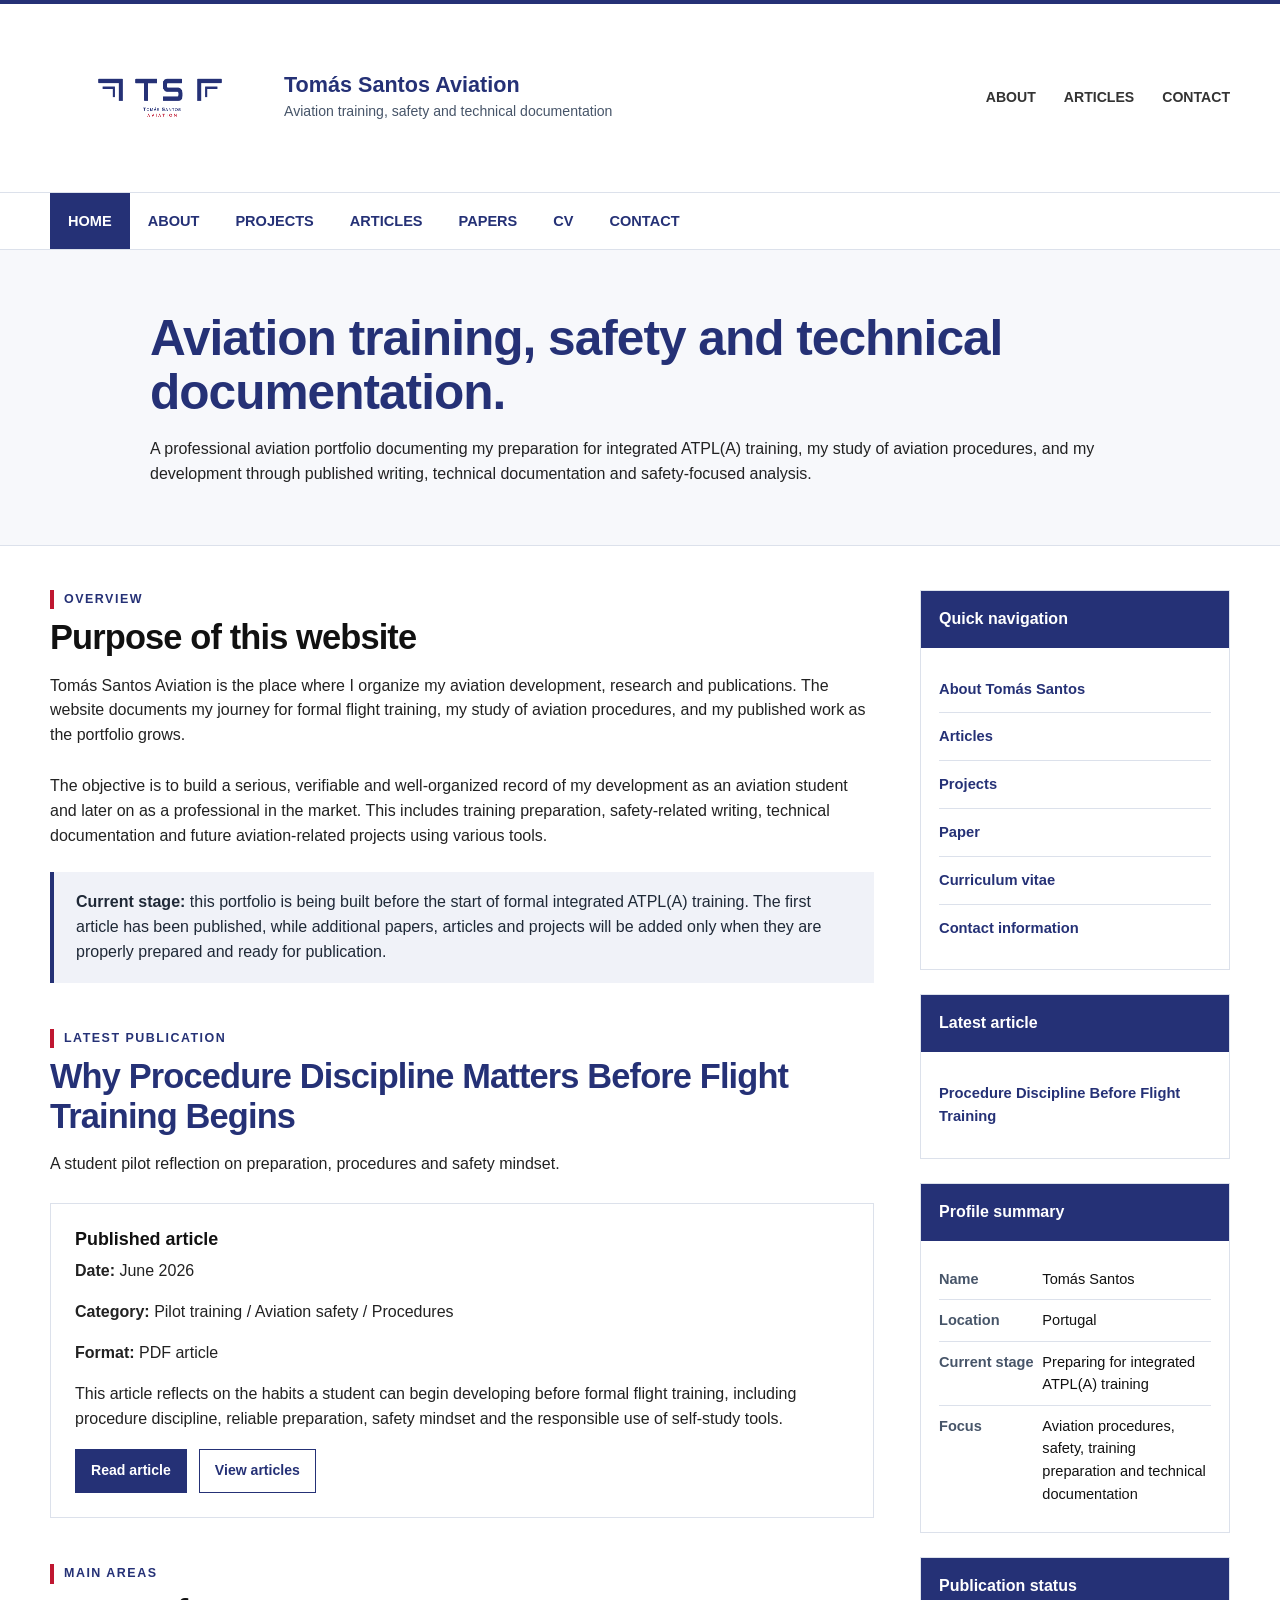
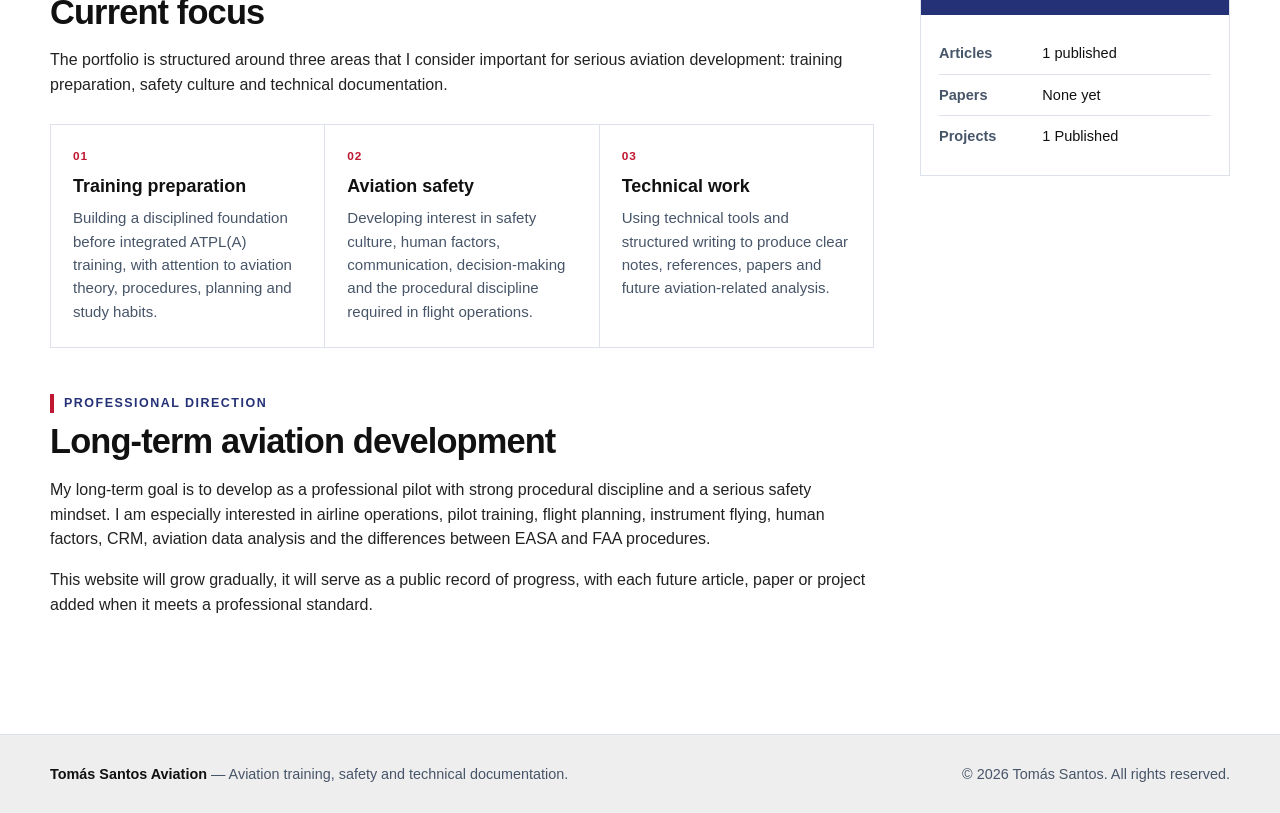
<file: index.html>
<!DOCTYPE html>
<html lang="en">
<head>
  <meta charset="UTF-8">
  <meta name="viewport" content="width=device-width, initial-scale=1.0">

  <title>Tomás Santos Aviation</title>

  <meta
    name="description"
    content="Tomás Santos Aviation — aviation training, safety, procedures, published articles and technical documentation portfolio."
  >

  <link rel="stylesheet" href="assets/css/style.css">
  <link rel="icon" type="image/png" href="assets/images/logo.png">
</head>

<body>
  <div class="top-line"></div>

  <header>
    <div class="container header-main">
      <a href="index.html" class="identity" aria-label="Tomás Santos Aviation homepage">
        <img
          src="assets/images/logo.png"
          alt="Tomás Santos Aviation logo"
          class="site-logo"
        >

        <div class="identity-text">
          <strong>Tomás Santos Aviation</strong>
          <span>Aviation training, safety and technical documentation</span>
        </div>
      </a>

      <div class="header-links" aria-label="Secondary links">
        <a href="about.html">About</a>
        <a href="articles.html">Articles</a>
        <a href="contact.html">Contact</a>
      </div>
    </div>

    <div class="nav-bar">
      <nav class="container nav" aria-label="Main navigation">
        <a href="index.html" class="active">Home</a>
        <a href="about.html">About</a>
        <a href="projects.html">Projects</a>
        <a href="articles.html">Articles</a>
        <a href="papers.html">Papers</a>
        <a href="cv.html">CV</a>
        <a href="contact.html">Contact</a>
      </nav>
    </div>
  </header>

  <main>
    <section class="page-banner">
      <div class="container page-banner-inner">
        <div class="breadcrumb">
        </div>

        <h1>Aviation training, safety and technical documentation.</h1>

        <p>
          A professional aviation portfolio documenting my preparation for integrated
          ATPL(A) training, my study of aviation procedures, and my development through
          published writing, technical documentation and safety-focused analysis.
        </p>
      </div>
    </section>

    <div class="container main-layout">
      <div>
        <section class="content-section">
          <div class="section-label">Overview</div>

          <h2>Purpose of this website</h2>

          <p class="lead">
            Tomás Santos Aviation is the place where I organize my aviation
            development, research and publications. The website documents my journey for formal flight training,
            my study of aviation procedures, and my published work as the portfolio grows.
          </p>

          <p>
            The objective is to build a serious, verifiable and well-organized record
            of my development as an aviation student and later on as a professional in the market. This includes training preparation,
            safety-related writing, technical documentation and future aviation-related
            projects using various tools.
          </p>

          <div class="statement-box">
            <strong>Current stage:</strong>
            this portfolio is being built before the start of formal integrated ATPL(A)
            training. The first article has been published, while additional papers,
            articles and projects will be added only when they are properly prepared
            and ready for publication.
          </div>
        </section>

        <section class="content-section">
          <div class="section-label">Latest publication</div>

          <h2>
            <a
              href="assets/pdfs/procedure-discipline-before-flight-training.pdf"
              target="_blank"
              rel="noopener noreferrer"
            >
              Why Procedure Discipline Matters Before Flight Training Begins
            </a>
          </h2>

          <p class="lead">
            A student pilot reflection on preparation, procedures and safety mindset.
          </p>

          <div class="plain-box">
            <h3>Published article</h3>

            <p><strong>Date:</strong> June 2026</p>
            <p><strong>Category:</strong> Pilot training / Aviation safety / Procedures</p>
            <p><strong>Format:</strong> PDF article</p>

            <p>
              This article reflects on the habits a student can begin developing before
              formal flight training, including procedure discipline, reliable preparation,
              safety mindset and the responsible use of self-study tools.
            </p>

            <div class="button-row">
              <a
                href="assets/pdfs/procedure-discipline-before-flight-training.pdf"
                class="button"
                target="_blank"
                rel="noopener noreferrer"
              >
                Read article
              </a>

              <a
                href="articles.html"
                class="button secondary"
              >
                View articles
              </a>
            </div>
          </div>
        </section>

        <section class="content-section">
          <div class="section-label">Main areas</div>

          <h2>Current focus</h2>

          <p class="lead">
            The portfolio is structured around three areas that I consider important
            for serious aviation development: training preparation, safety culture and
            technical documentation.
          </p>

          <div class="focus-grid">
            <article class="focus-item">
              <small>01</small>

              <h3>Training preparation</h3>

              <p>
                Building a disciplined foundation before integrated ATPL(A) training,
                with attention to aviation theory, procedures, planning and study habits.
              </p>
            </article>

            <article class="focus-item">
              <small>02</small>

              <h3>Aviation safety</h3>

              <p>
                Developing interest in safety culture, human factors, communication,
                decision-making and the procedural discipline required in flight operations.
              </p>
            </article>

            <article class="focus-item">
              <small>03</small>

              <h3>Technical work</h3>

              <p>
                Using technical tools and structured writing to produce clear notes,
                references, papers and future aviation-related analysis.
              </p>
            </article>
          </div>
        </section>

        <section class="content-section">
          <div class="section-label">Professional direction</div>

          <h2>Long-term aviation development</h2>

          <p>
            My long-term goal is to develop as a professional pilot with strong
            procedural discipline and a serious safety mindset. I am especially interested
            in airline operations, pilot training, flight planning, instrument flying,
            human factors, CRM, aviation data analysis and the differences between EASA
            and FAA procedures.
          </p>

          <p>
            This website will grow gradually, it will serve as a public record of progress,
            with each future article, paper or project added when it meets a professional
            standard.
          </p>
      </div>

      <aside>
        <section class="side-card">
          <div class="side-card-title">Quick navigation</div>

          <div class="side-card-body">
            <ul class="quick-list">
              <li><a href="about.html">About Tomás Santos</a></li>
              <li><a href="articles.html">Articles</a></li>
              <li><a href="projects.html">Projects</a></li>
              <li><a href="papers.html">Paper</a></li>
              <li><a href="cv.html">Curriculum vitae</a></li>
              <li><a href="contact.html">Contact information</a></li>
            </ul>
          </div>
        </section>

        <section class="side-card">
          <div class="side-card-title">Latest article</div>

          <div class="side-card-body">
            <ul class="quick-list">
              <li>
                <a
                  href="assets/pdfs/procedure-discipline-before-flight-training.pdf"
                  target="_blank"
                  rel="noopener noreferrer"
                >
                  Procedure Discipline Before Flight Training
                </a>
              </li>
            </ul>
          </div>
        </section>

        <section class="side-card">
          <div class="side-card-title">Profile summary</div>

          <div class="side-card-body">
            <table class="profile-table">
              <tr>
                <th>Name</th>
                <td>Tomás Santos</td>
              </tr>

              <tr>
                <th>Location</th>
                <td>Portugal</td>
              </tr>

              <tr>
                <th>Current stage</th>
                <td>Preparing for integrated ATPL(A) training</td>
              </tr>

              <tr>
                <th>Focus</th>
                <td>Aviation procedures, safety, training preparation and technical documentation</td>
              </tr>
            </table>
          </div>
        </section>

        <section class="side-card">
          <div class="side-card-title">Publication status</div>

          <div class="side-card-body">
            <table class="profile-table">
              <tr>
                <th>Articles</th>
                <td>1 published</td>
              </tr>

              <tr>
                <th>Papers</th>
                <td>None yet</td>
              </tr>

              <tr>
                <th>Projects</th>
                <td>1 Published</td>
              </tr>
            </table>
          </div>
        </section>
      </aside>
    </div>
  </main>

  <footer>
    <div class="container footer-inner">
      <span><strong>Tomás Santos Aviation</strong> — Aviation training, safety and technical documentation.</span>
      <span>© 2026 Tomás Santos. All rights reserved.</span>
    </div>
  </footer>
</body>
</html>
</file>
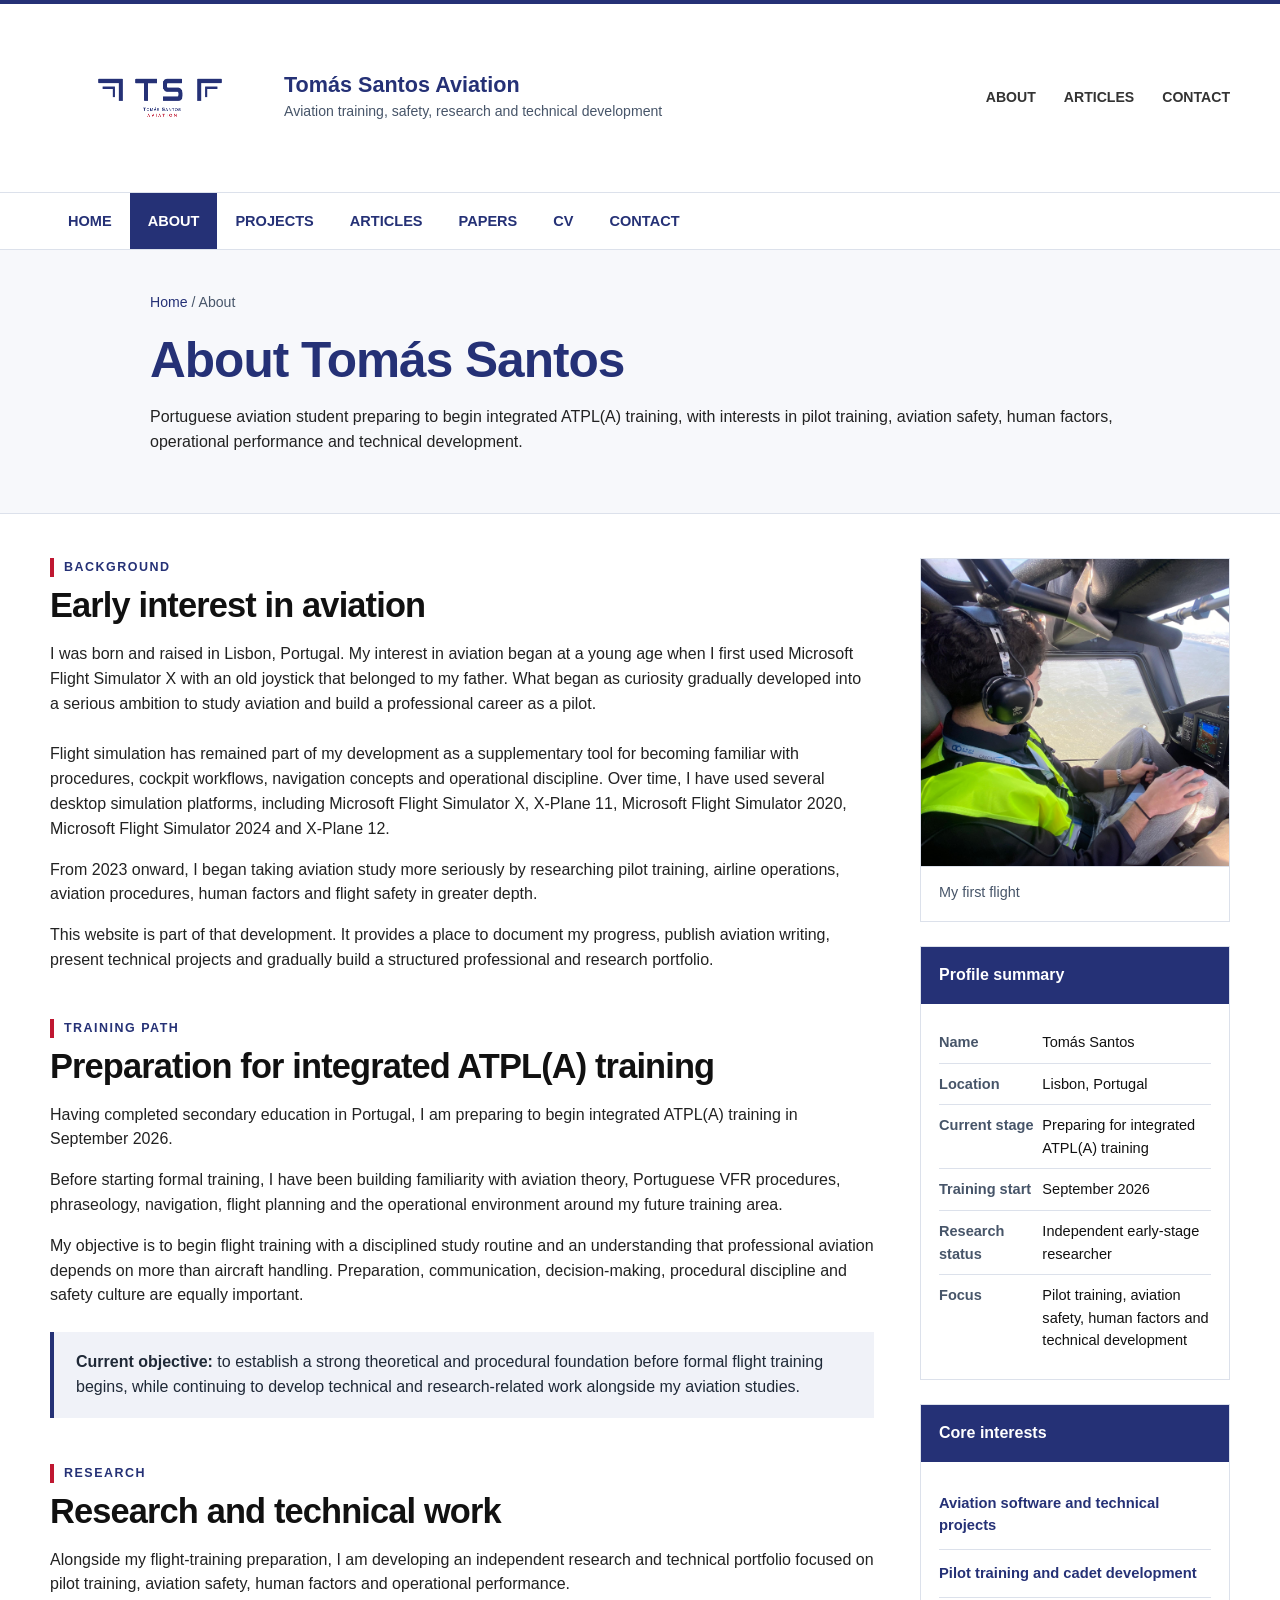
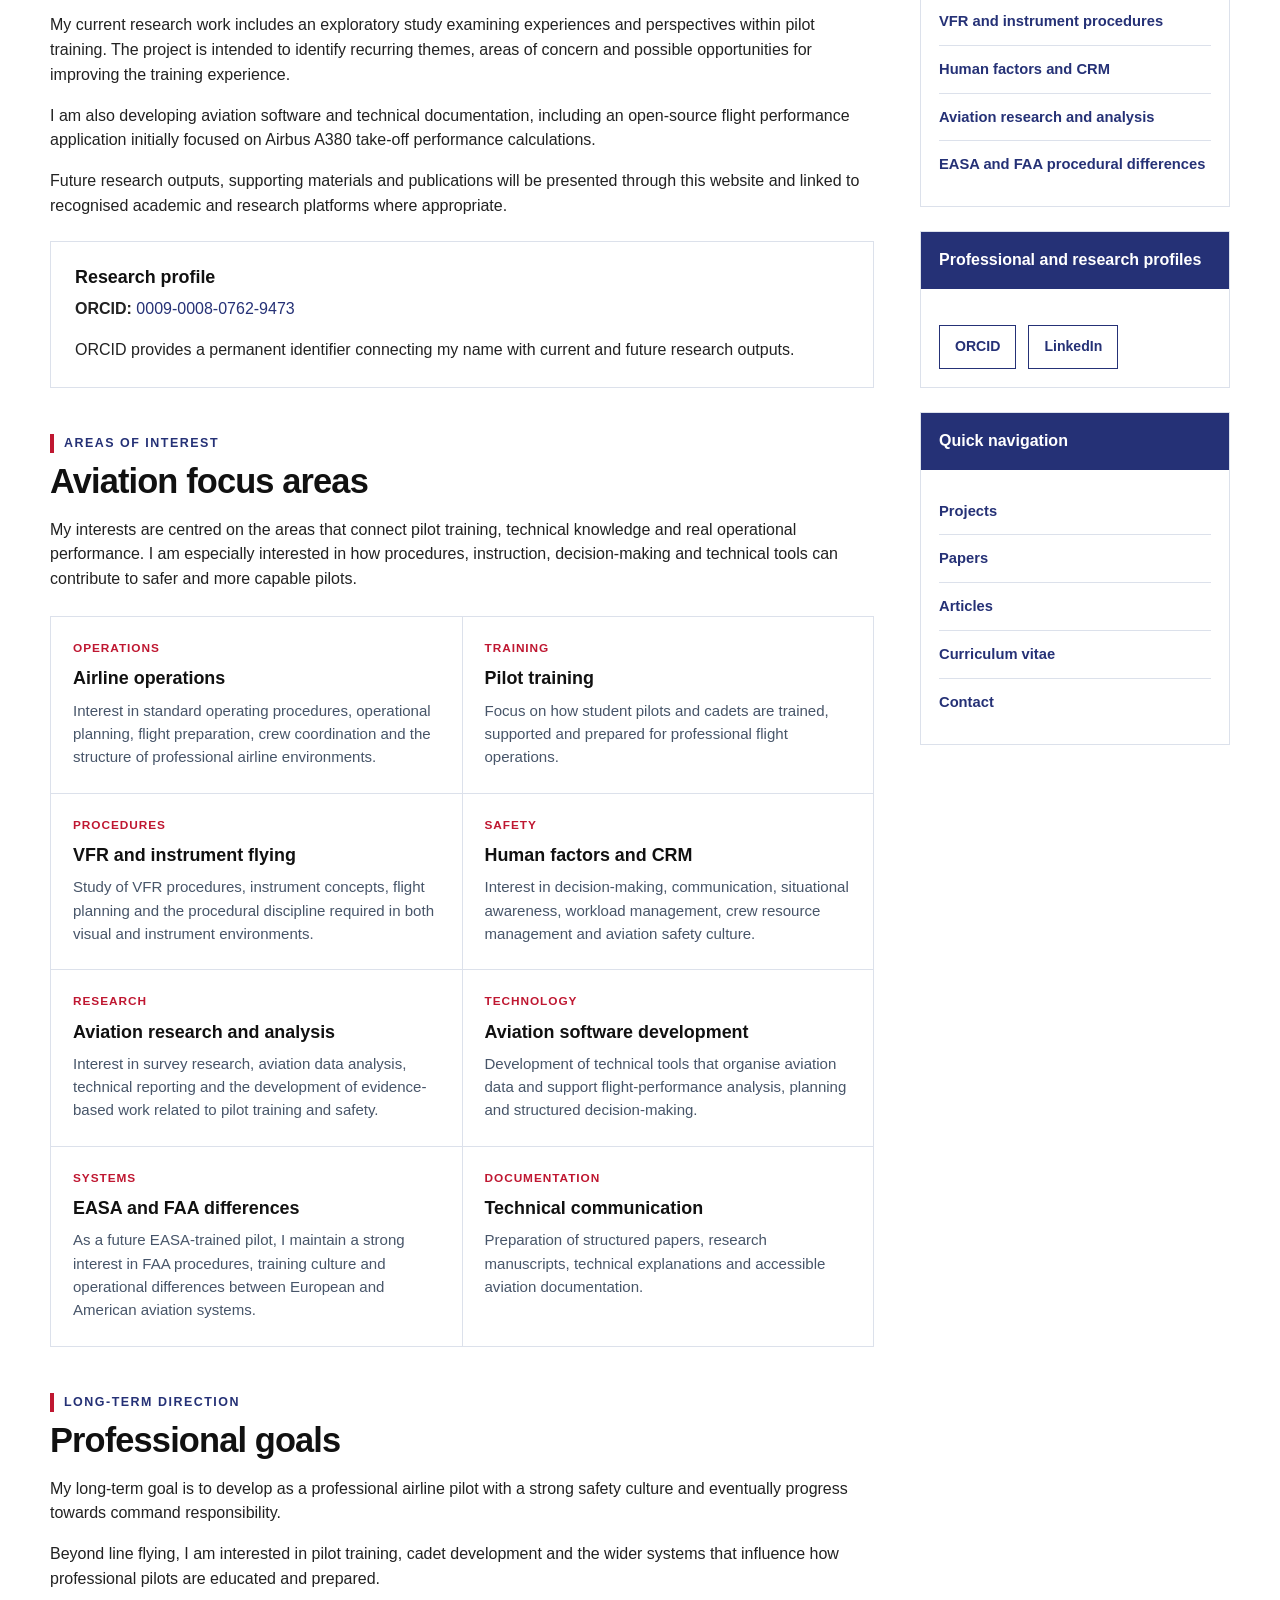
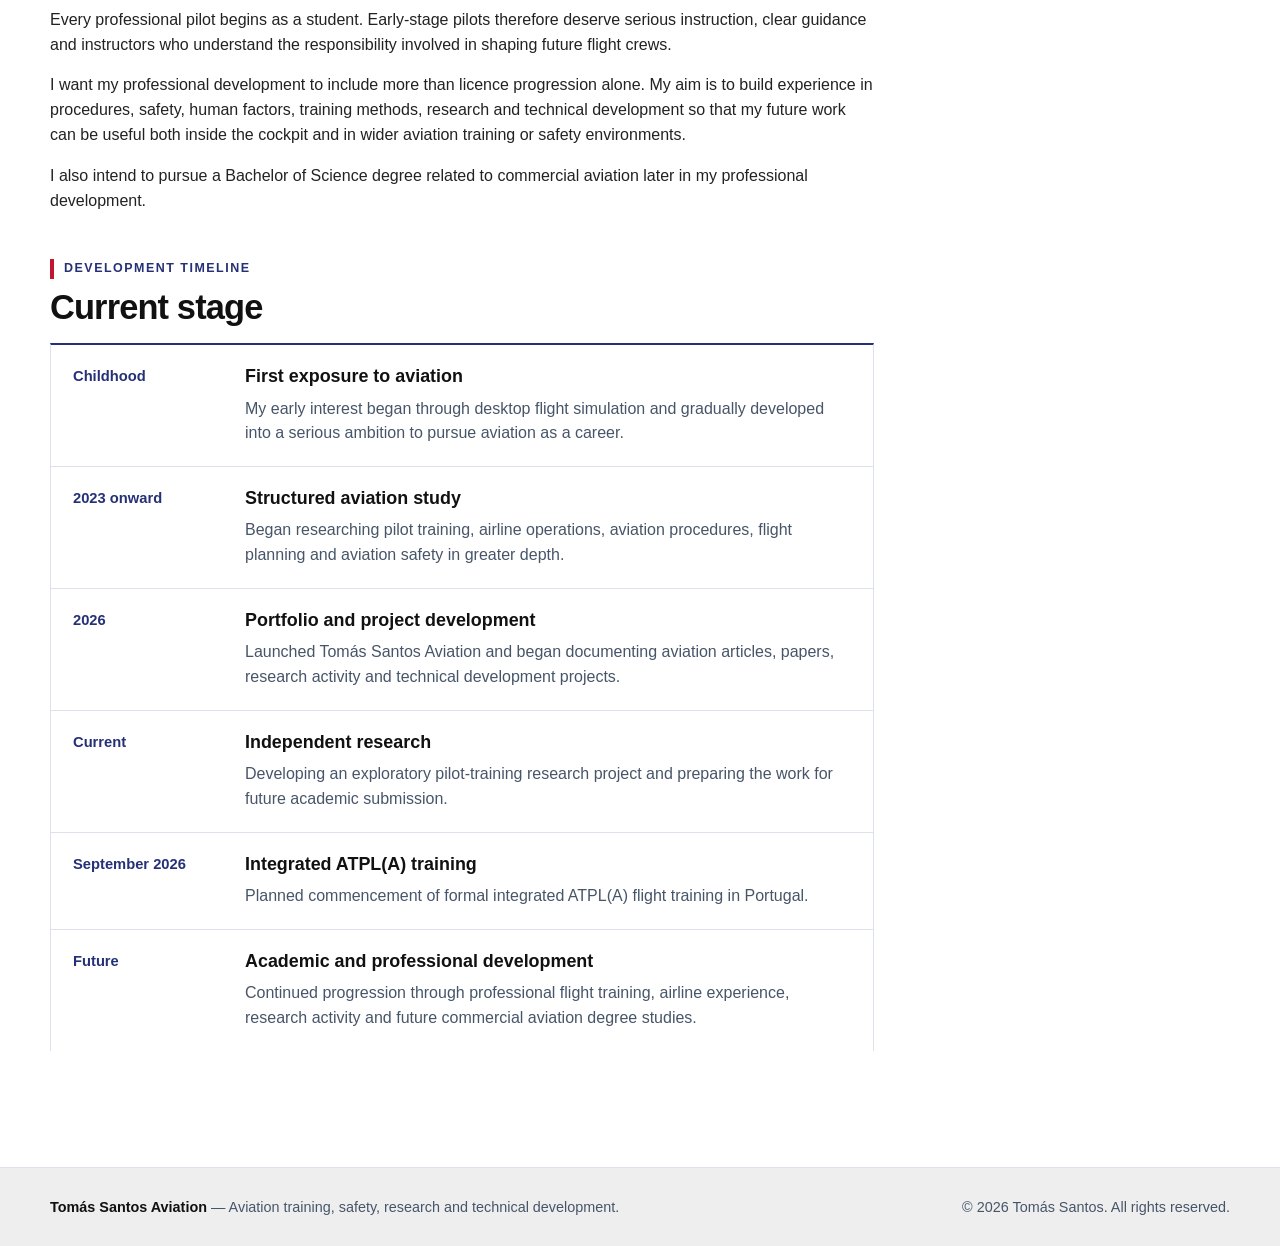
<file: about.html>
<!DOCTYPE html>
<html lang="en">
<head>
  <meta charset="UTF-8" />
  <meta name="viewport" content="width=device-width, initial-scale=1.0" />

  <title>About | Tomás Santos Aviation</title>

  <meta
    name="description"
    content="About Tomás Santos, a Portuguese aviation student preparing for integrated ATPL(A) training and developing work in aviation safety, pilot training, research and technical projects."
  />

  <link rel="stylesheet" href="assets/css/style.css" />
  <link rel="icon" type="image/png" href="assets/images/logo.png" />
</head>

<body>
  <div class="top-line"></div>

  <header>
    <div class="container header-main">
      <a
        href="index.html"
        class="identity"
        aria-label="Tomás Santos Aviation homepage"
      >
        <img
          src="assets/images/logo.png"
          alt="Tomás Santos Aviation logo"
          class="site-logo"
        />

        <div class="identity-text">
          <strong>Tomás Santos Aviation</strong>
          <span>
            Aviation training, safety, research and technical development
          </span>
        </div>
      </a>

      <div class="header-links" aria-label="Secondary links">
        <a href="about.html">About</a>
        <a href="articles.html">Articles</a>
        <a href="contact.html">Contact</a>
      </div>
    </div>

    <div class="nav-bar">
      <nav class="container nav" aria-label="Main navigation">
        <a href="index.html">Home</a>
        <a href="about.html" class="active">About</a>
        <a href="projects.html">Projects</a>
        <a href="articles.html">Articles</a>
        <a href="papers.html">Papers</a>
        <a href="cv.html">CV</a>
        <a href="contact.html">Contact</a>
      </nav>
    </div>
  </header>

  <main>
    <section class="page-banner">
      <div class="container page-banner-inner">
        <div class="breadcrumb">
          <a href="index.html">Home</a> / About
        </div>

        <h1>About Tomás Santos</h1>

        <p>
          Portuguese aviation student preparing to begin integrated ATPL(A)
          training, with interests in pilot training, aviation safety, human
          factors, operational performance and technical development.
        </p>
      </div>
    </section>

    <div class="container main-layout">
      <div>
        <section class="content-section">
          <div class="section-label">Background</div>
          <h2>Early interest in aviation</h2>

          <p class="lead">
            I was born and raised in Lisbon, Portugal. My interest in aviation
            began at a young age when I first used Microsoft Flight Simulator X
            with an old joystick that belonged to my father. What began as
            curiosity gradually developed into a serious ambition to study
            aviation and build a professional career as a pilot.
          </p>

          <p>
            Flight simulation has remained part of my development as a
            supplementary tool for becoming familiar with procedures, cockpit
            workflows, navigation concepts and operational discipline. Over
            time, I have used several desktop simulation platforms, including
            Microsoft Flight Simulator X, X-Plane 11, Microsoft Flight
            Simulator 2020, Microsoft Flight Simulator 2024 and X-Plane 12.
          </p>

          <p>
            From 2023 onward, I began taking aviation study more seriously by
            researching pilot training, airline operations, aviation
            procedures, human factors and flight safety in greater depth.
          </p>

          <p>
            This website is part of that development. It provides a place to
            document my progress, publish aviation writing, present technical
            projects and gradually build a structured professional and research
            portfolio.
          </p>
        </section>

        <section class="content-section">
          <div class="section-label">Training path</div>
          <h2>Preparation for integrated ATPL(A) training</h2>

          <p>
            Having completed secondary education in Portugal, I am preparing
            to begin integrated ATPL(A) training in September 2026.
          </p>

          <p>
            Before starting formal training, I have been building familiarity
            with aviation theory, Portuguese VFR procedures, phraseology,
            navigation, flight planning and the operational environment around
            my future training area.
          </p>

          <p>
            My objective is to begin flight training with a disciplined study
            routine and an understanding that professional aviation depends on
            more than aircraft handling. Preparation, communication,
            decision-making, procedural discipline and safety culture are
            equally important.
          </p>

          <div class="highlight-box">
            <strong>Current objective:</strong>
            to establish a strong theoretical and procedural foundation before
            formal flight training begins, while continuing to develop
            technical and research-related work alongside my aviation studies.
          </div>
        </section>

        <section class="content-section">
          <div class="section-label">Research</div>
          <h2>Research and technical work</h2>

          <p>
            Alongside my flight-training preparation, I am developing an
            independent research and technical portfolio focused on pilot
            training, aviation safety, human factors and operational
            performance.
          </p>

          <p>
            My current research work includes an exploratory study examining
            experiences and perspectives within pilot training. The project is
            intended to identify recurring themes, areas of concern and
            possible opportunities for improving the training experience.
          </p>

          <p>
            I am also developing aviation software and technical documentation,
            including an open-source flight performance application initially
            focused on Airbus A380 take-off performance calculations.
          </p>

          <p>
            Future research outputs, supporting materials and publications
            will be presented through this website and linked to recognised
            academic and research platforms where appropriate.
          </p>

          <div class="plain-box">
            <h3>Research profile</h3>

            <p>
              <strong>ORCID:</strong>
              <a
                href="https://orcid.org/0009-0008-0762-9473"
                target="_blank"
                rel="noopener noreferrer"
              >
                0009-0008-0762-9473
              </a>
            </p>

            <p>
              ORCID provides a permanent identifier connecting my name with
              current and future research outputs.
            </p>
          </div>
        </section>

        <section class="content-section">
          <div class="section-label">Areas of interest</div>
          <h2>Aviation focus areas</h2>

          <p>
            My interests are centred on the areas that connect pilot training,
            technical knowledge and real operational performance. I am
            especially interested in how procedures, instruction,
            decision-making and technical tools can contribute to safer and
            more capable pilots.
          </p>

          <div class="focus-grid two-column">
            <article class="focus-item">
              <small>Operations</small>
              <h3>Airline operations</h3>

              <p>
                Interest in standard operating procedures, operational
                planning, flight preparation, crew coordination and the
                structure of professional airline environments.
              </p>
            </article>

            <article class="focus-item">
              <small>Training</small>
              <h3>Pilot training</h3>

              <p>
                Focus on how student pilots and cadets are trained, supported
                and prepared for professional flight operations.
              </p>
            </article>

            <article class="focus-item">
              <small>Procedures</small>
              <h3>VFR and instrument flying</h3>

              <p>
                Study of VFR procedures, instrument concepts, flight planning
                and the procedural discipline required in both visual and
                instrument environments.
              </p>
            </article>

            <article class="focus-item">
              <small>Safety</small>
              <h3>Human factors and CRM</h3>

              <p>
                Interest in decision-making, communication, situational
                awareness, workload management, crew resource management and
                aviation safety culture.
              </p>
            </article>

            <article class="focus-item">
              <small>Research</small>
              <h3>Aviation research and analysis</h3>

              <p>
                Interest in survey research, aviation data analysis, technical
                reporting and the development of evidence-based work related
                to pilot training and safety.
              </p>
            </article>

            <article class="focus-item">
              <small>Technology</small>
              <h3>Aviation software development</h3>

              <p>
                Development of technical tools that organise aviation data and
                support flight-performance analysis, planning and structured
                decision-making.
              </p>
            </article>

            <article class="focus-item">
              <small>Systems</small>
              <h3>EASA and FAA differences</h3>

              <p>
                As a future EASA-trained pilot, I maintain a strong interest in
                FAA procedures, training culture and operational differences
                between European and American aviation systems.
              </p>
            </article>

            <article class="focus-item">
              <small>Documentation</small>
              <h3>Technical communication</h3>

              <p>
                Preparation of structured papers, research manuscripts,
                technical explanations and accessible aviation documentation.
              </p>
            </article>
          </div>
        </section>

        <section class="content-section">
          <div class="section-label">Long-term direction</div>
          <h2>Professional goals</h2>

          <p>
            My long-term goal is to develop as a professional airline pilot
            with a strong safety culture and eventually progress towards
            command responsibility.
          </p>

          <p>
            Beyond line flying, I am interested in pilot training, cadet
            development and the wider systems that influence how professional
            pilots are educated and prepared.
          </p>

          <p>
            Every professional pilot begins as a student. Early-stage pilots
            therefore deserve serious instruction, clear guidance and
            instructors who understand the responsibility involved in shaping
            future flight crews.
          </p>

          <p>
            I want my professional development to include more than licence
            progression alone. My aim is to build experience in procedures,
            safety, human factors, training methods, research and technical
            development so that my future work can be useful both inside the
            cockpit and in wider aviation training or safety environments.
          </p>

          <p>
            I also intend to pursue a Bachelor of Science degree related to
            commercial aviation later in my professional development.
          </p>
        </section>

        <section class="content-section">
          <div class="section-label">Development timeline</div>
          <h2>Current stage</h2>

          <div class="timeline">
            <article class="timeline-item">
              <div class="timeline-year">Childhood</div>

              <div>
                <h3>First exposure to aviation</h3>

                <p>
                  My early interest began through desktop flight simulation and
                  gradually developed into a serious ambition to pursue
                  aviation as a career.
                </p>
              </div>
            </article>

            <article class="timeline-item">
              <div class="timeline-year">2023 onward</div>

              <div>
                <h3>Structured aviation study</h3>

                <p>
                  Began researching pilot training, airline operations,
                  aviation procedures, flight planning and aviation safety in
                  greater depth.
                </p>
              </div>
            </article>

            <article class="timeline-item">
              <div class="timeline-year">2026</div>

              <div>
                <h3>Portfolio and project development</h3>

                <p>
                  Launched Tomás Santos Aviation and began documenting
                  aviation articles, papers, research activity and technical
                  development projects.
                </p>
              </div>
            </article>

            <article class="timeline-item">
              <div class="timeline-year">Current</div>

              <div>
                <h3>Independent research</h3>

                <p>
                  Developing an exploratory pilot-training research project
                  and preparing the work for future academic submission.
                </p>
              </div>
            </article>

            <article class="timeline-item">
              <div class="timeline-year">September 2026</div>

              <div>
                <h3>Integrated ATPL(A) training</h3>

                <p>
                  Planned commencement of formal integrated ATPL(A) flight
                  training in Portugal.
                </p>
              </div>
            </article>

            <article class="timeline-item">
              <div class="timeline-year">Future</div>

              <div>
                <h3>Academic and professional development</h3>

                <p>
                  Continued progression through professional flight training,
                  airline experience, research activity and future commercial
                  aviation degree studies.
                </p>
              </div>
            </article>
          </div>
        </section>
      </div>

      <aside>
        <section class="side-card profile-photo-card">
          <img
            src="assets/images/profile.jpeg"
            class="profile-photo"
            alt="Tomás Santos during his first flight"
          />

          <div class="profile-photo-caption">
            My first flight
          </div>
        </section>

        <section class="side-card">
          <div class="side-card-title">Profile summary</div>

          <div class="side-card-body">
            <table class="profile-table">
              <tr>
                <th>Name</th>
                <td>Tomás Santos</td>
              </tr>

              <tr>
                <th>Location</th>
                <td>Lisbon, Portugal</td>
              </tr>

              <tr>
                <th>Current stage</th>
                <td>Preparing for integrated ATPL(A) training</td>
              </tr>

              <tr>
                <th>Training start</th>
                <td>September 2026</td>
              </tr>

              <tr>
                <th>Research status</th>
                <td>Independent early-stage researcher</td>
              </tr>

              <tr>
                <th>Focus</th>
                <td>
                  Pilot training, aviation safety, human factors and technical
                  development
                </td>
              </tr>
            </table>
          </div>
        </section>

        <section class="side-card">
          <div class="side-card-title">Core interests</div>

          <div class="side-card-body">
            <ul class="quick-list">
              <li>
                <a href="projects.html">
                  Aviation software and technical projects
                </a>
              </li>

              <li>
                <a href="articles.html">
                  Pilot training and cadet development
                </a>
              </li>

              <li>
                <a href="articles.html">
                  VFR and instrument procedures
                </a>
              </li>

              <li>
                <a href="papers.html">
                  Human factors and CRM
                </a>
              </li>

              <li>
                <a href="papers.html">
                  Aviation research and analysis
                </a>
              </li>

              <li>
                <a href="articles.html">
                  EASA and FAA procedural differences
                </a>
              </li>
            </ul>
          </div>
        </section>

        <section class="side-card">
          <div class="side-card-title">
            Professional and research profiles
          </div>

          <div class="side-card-body">
            <div class="button-row">
              <a
                href="https://orcid.org/0009-0008-0762-9473"
                class="button secondary"
                target="_blank"
                rel="noopener noreferrer"
              >
                ORCID
              </a>

              <a
                href="https://www.linkedin.com/in/tomas-santos-aviation/"
                class="button secondary"
                target="_blank"
                rel="noopener noreferrer"
              >
                LinkedIn
              </a>
            </div>
          </div>
        </section>

        <section class="side-card">
          <div class="side-card-title">Quick navigation</div>

          <div class="side-card-body">
            <ul class="quick-list">
              <li><a href="projects.html">Projects</a></li>
              <li><a href="papers.html">Papers</a></li>
              <li><a href="articles.html">Articles</a></li>
              <li><a href="cv.html">Curriculum vitae</a></li>
              <li><a href="contact.html">Contact</a></li>
            </ul>
          </div>
        </section>
      </aside>
    </div>
  </main>

  <footer>
    <div class="container footer-inner">
      <span>
        <strong>Tomás Santos Aviation</strong> — Aviation training, safety,
        research and technical development.
      </span>

      <span>© 2026 Tomás Santos. All rights reserved.</span>
    </div>
  </footer>
</body>
</html>
</file>
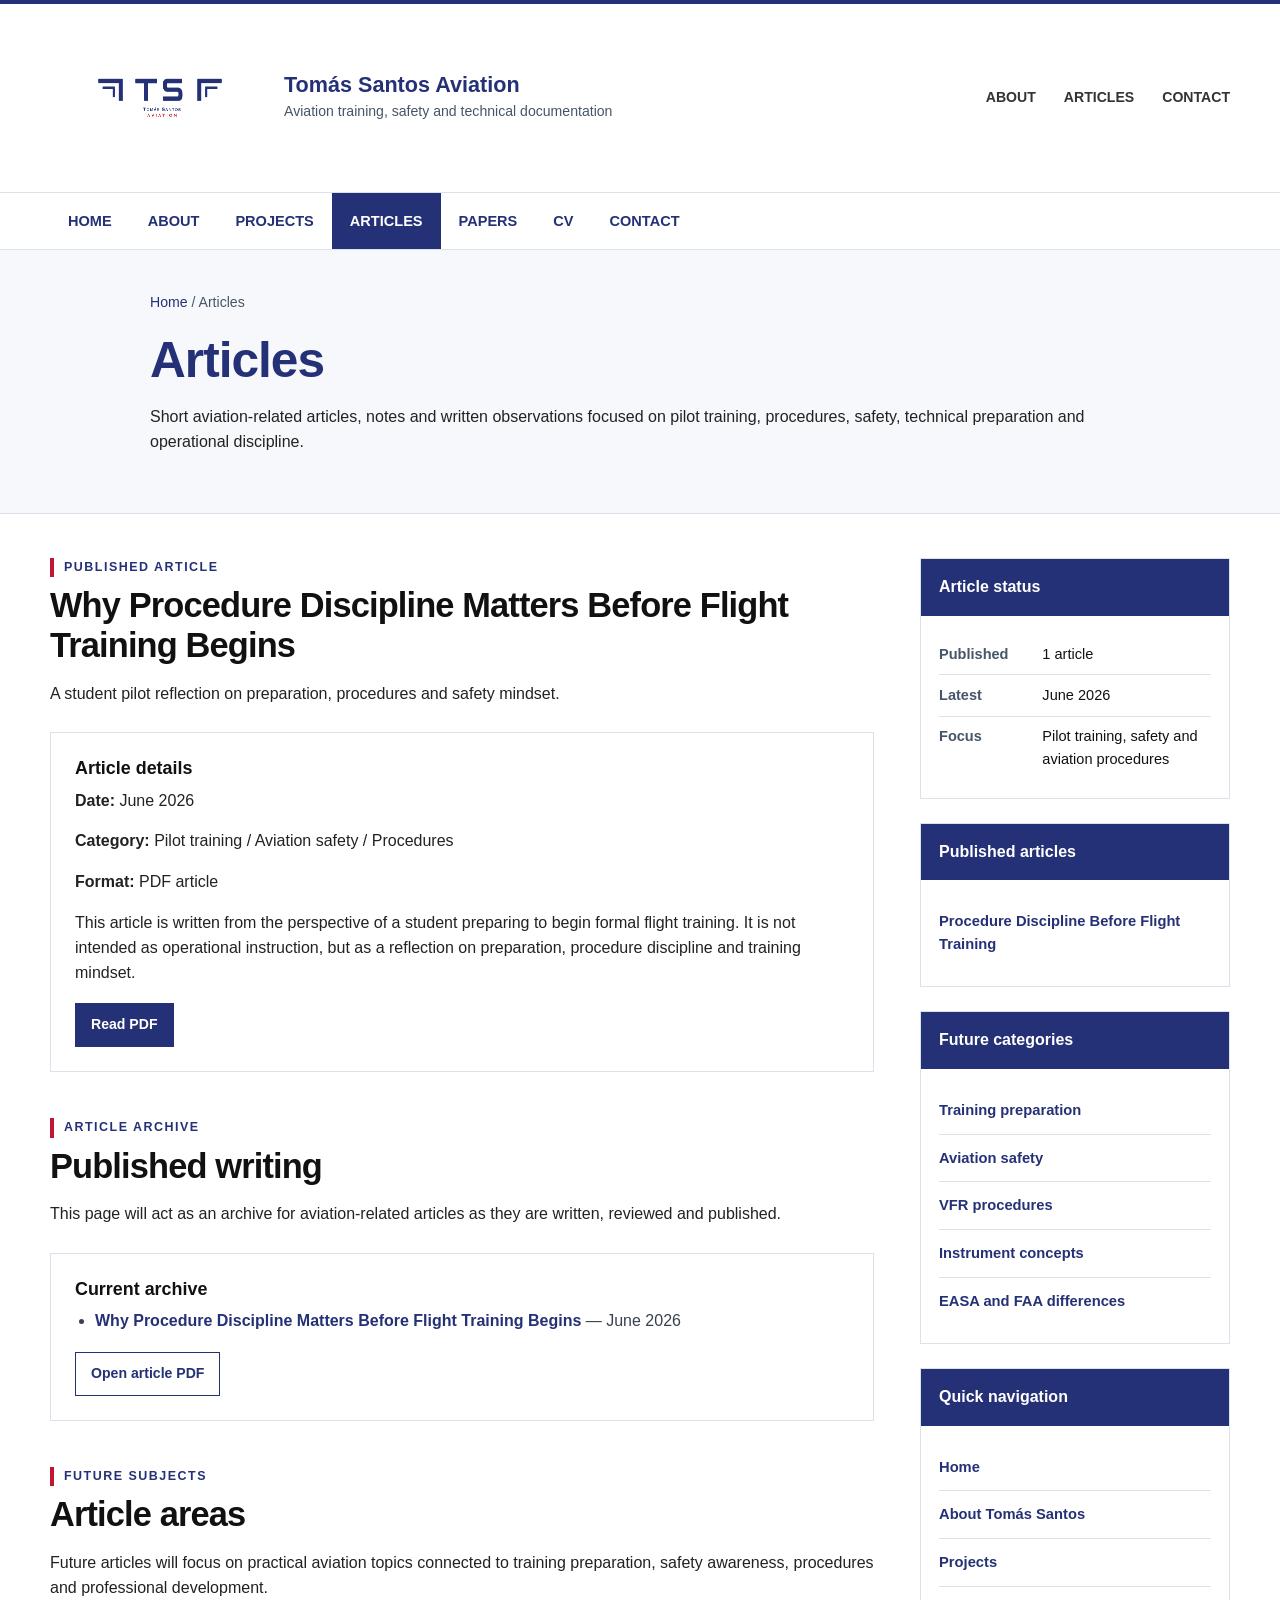
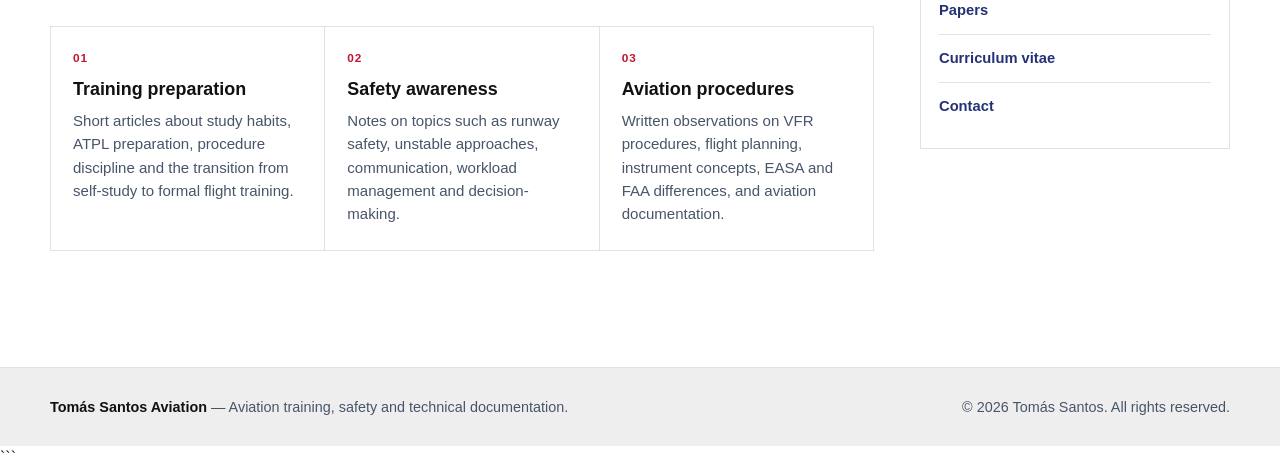
<file: articles.html>
<!DOCTYPE html>
<html lang="en">
<head>
  <meta charset="UTF-8">
  <meta name="viewport" content="width=device-width, initial-scale=1.0">

  <title>Articles | Tomás Santos Aviation</title>

  <meta
    name="description"
    content="Articles by Tomás Santos Aviation — aviation safety, pilot training, procedures and technical aviation writing."
  >

  <link rel="stylesheet" href="assets/css/style.css">
  <link rel="icon" type="image/png" href="assets/images/logo.png">
</head>

<body>
  <div class="top-line"></div>

  <header>
    <div class="container header-main">
      <a href="index.html" class="identity" aria-label="Tomás Santos Aviation homepage">
        <img
          src="assets/images/logo.png"
          alt="Tomás Santos Aviation logo"
          class="site-logo"
        >

        <div class="identity-text">
          <strong>Tomás Santos Aviation</strong>
          <span>Aviation training, safety and technical documentation</span>
        </div>
      </a>

      <div class="header-links" aria-label="Secondary links">
        <a href="about.html">About</a>
        <a href="articles.html">Articles</a>
        <a href="contact.html">Contact</a>
      </div>
    </div>

    <div class="nav-bar">
      <nav class="container nav" aria-label="Main navigation">
        <a href="index.html">Home</a>
        <a href="about.html">About</a>
        <a href="projects.html">Projects</a>
        <a href="articles.html" class="active">Articles</a>
        <a href="papers.html">Papers</a>
        <a href="cv.html">CV</a>
        <a href="contact.html">Contact</a>
      </nav>
    </div>
  </header>

  <main>
    <section class="page-banner">
      <div class="container page-banner-inner">
        <div class="breadcrumb">
          <a href="index.html">Home</a> / Articles
        </div>

        <h1>Articles</h1>

        <p>
          Short aviation-related articles, notes and written observations focused on
          pilot training, procedures, safety, technical preparation and operational discipline.
        </p>
      </div>
    </section>

    <div class="container main-layout">
      <div>
        <section class="content-section">
          <div class="section-label">Published article</div>

          <h2>Why Procedure Discipline Matters Before Flight Training Begins</h2>

          <p class="lead">
            A student pilot reflection on preparation, procedures and safety mindset.
          </p>

          <div class="plain-box">
            <h3>Article details</h3>

            <p><strong>Date:</strong> June 2026</p>
            <p><strong>Category:</strong> Pilot training / Aviation safety / Procedures</p>
            <p><strong>Format:</strong> PDF article</p>

            <p>
              This article is written from the perspective of a student preparing to
              begin formal flight training. It is not intended as operational instruction,
              but as a reflection on preparation, procedure discipline and training mindset.
            </p>

            <div class="button-row">
              <a
                href="assets/pdfs/procedure-discipline-before-flight-training.pdf"
                class="button"
                target="_blank"
                rel="noopener"
              >
                Read PDF
              </a>
            </div>
          </div>
        </section>

       <section class="content-section">
  <div class="section-label">Article archive</div>

  <h2>Published writing</h2>

  <p class="lead">
    This page will act as an archive for aviation-related articles as they are
    written, reviewed and published.
  </p>

  <div class="plain-box">
    <h3>Current archive</h3>

    <ul style="margin-left: 20px; color: #374151;">
      <li>
        <a
          href="https://tomassantosaviation.com/assets/pdfs/procedure-discipline-before-flight-training.pdf"
          target="_blank"
          rel="noopener noreferrer"
        >
          <strong>Why Procedure Discipline Matters Before Flight Training Begins</strong>
        </a>
        — June 2026
      </li>
    </ul>

    <div class="button-row">
      <a
        href="https://tomassantosaviation.com/assets/pdfs/procedure-discipline-before-flight-training.pdf"
        class="button secondary"
        target="_blank"
        rel="noopener noreferrer"
      >
        Open article PDF
      </a>
    </div>
  </div>
</section>
        <section class="content-section">
          <div class="section-label">Future subjects</div>

          <h2>Article areas</h2>

          <p class="lead">
            Future articles will focus on practical aviation topics connected to training
            preparation, safety awareness, procedures and professional development.
          </p>

          <div class="focus-grid">
            <article class="focus-item">
              <small>01</small>

              <h3>Training preparation</h3>

              <p>
                Short articles about study habits, ATPL preparation, procedure discipline
                and the transition from self-study to formal flight training.
              </p>
            </article>

            <article class="focus-item">
              <small>02</small>

              <h3>Safety awareness</h3>

              <p>
                Notes on topics such as runway safety, unstable approaches, communication,
                workload management and decision-making.
              </p>
            </article>

            <article class="focus-item">
              <small>03</small>

              <h3>Aviation procedures</h3>

              <p>
                Written observations on VFR procedures, flight planning, instrument concepts,
                EASA and FAA differences, and aviation documentation.
              </p>
            </article>
          </div>
        </section>
      </div>

      <aside>
        <section class="side-card">
          <div class="side-card-title">Article status</div>

          <div class="side-card-body">
            <table class="profile-table">
              <tr>
                <th>Published</th>
                <td>1 article</td>
              </tr>

              <tr>
                <th>Latest</th>
                <td>June 2026</td>
              </tr>

              <tr>
              <tr>
                <th>Focus</th>
                <td>Pilot training, safety and aviation procedures</td>
              </tr>
            </table>
          </div>
        </section>

        <section class="side-card">
          <div class="side-card-title">Published articles</div>

          <div class="side-card-body">
            <ul class="quick-list">
              <li>
                <a
                  href="assets/pdfs/procedure-discipline-before-flight-training.pdf"
                  target="_blank"
                  rel="noopener"
                >
                  Procedure Discipline Before Flight Training
                </a>
              </li>
            </ul>
          </div>
        </section>

        <section class="side-card">
          <div class="side-card-title">Future categories</div>

          <div class="side-card-body">
            <ul class="quick-list">
              <li><a href="#">Training preparation</a></li>
              <li><a href="#">Aviation safety</a></li>
              <li><a href="#">VFR procedures</a></li>
              <li><a href="#">Instrument concepts</a></li>
              <li><a href="#">EASA and FAA differences</a></li>
            </ul>
          </div>
        </section>

        <section class="side-card">
          <div class="side-card-title">Quick navigation</div>

          <div class="side-card-body">
            <ul class="quick-list">
              <li><a href="index.html">Home</a></li>
              <li><a href="about.html">About Tomás Santos</a></li>
              <li><a href="projects.html">Projects</a></li>
              <li><a href="papers.html">Papers</a></li>
              <li><a href="cv.html">Curriculum vitae</a></li>
              <li><a href="contact.html">Contact</a></li>
            </ul>
          </div>
        </section>
      </aside>
    </div>
  </main>

  <footer>
    <div class="container footer-inner">
      <span>
        <strong>Tomás Santos Aviation</strong> — Aviation training, safety and technical documentation.
      </span>

      <span>© 2026 Tomás Santos. All rights reserved.</span>
    </div>
  </footer>
</body>
</html>
```
</file>
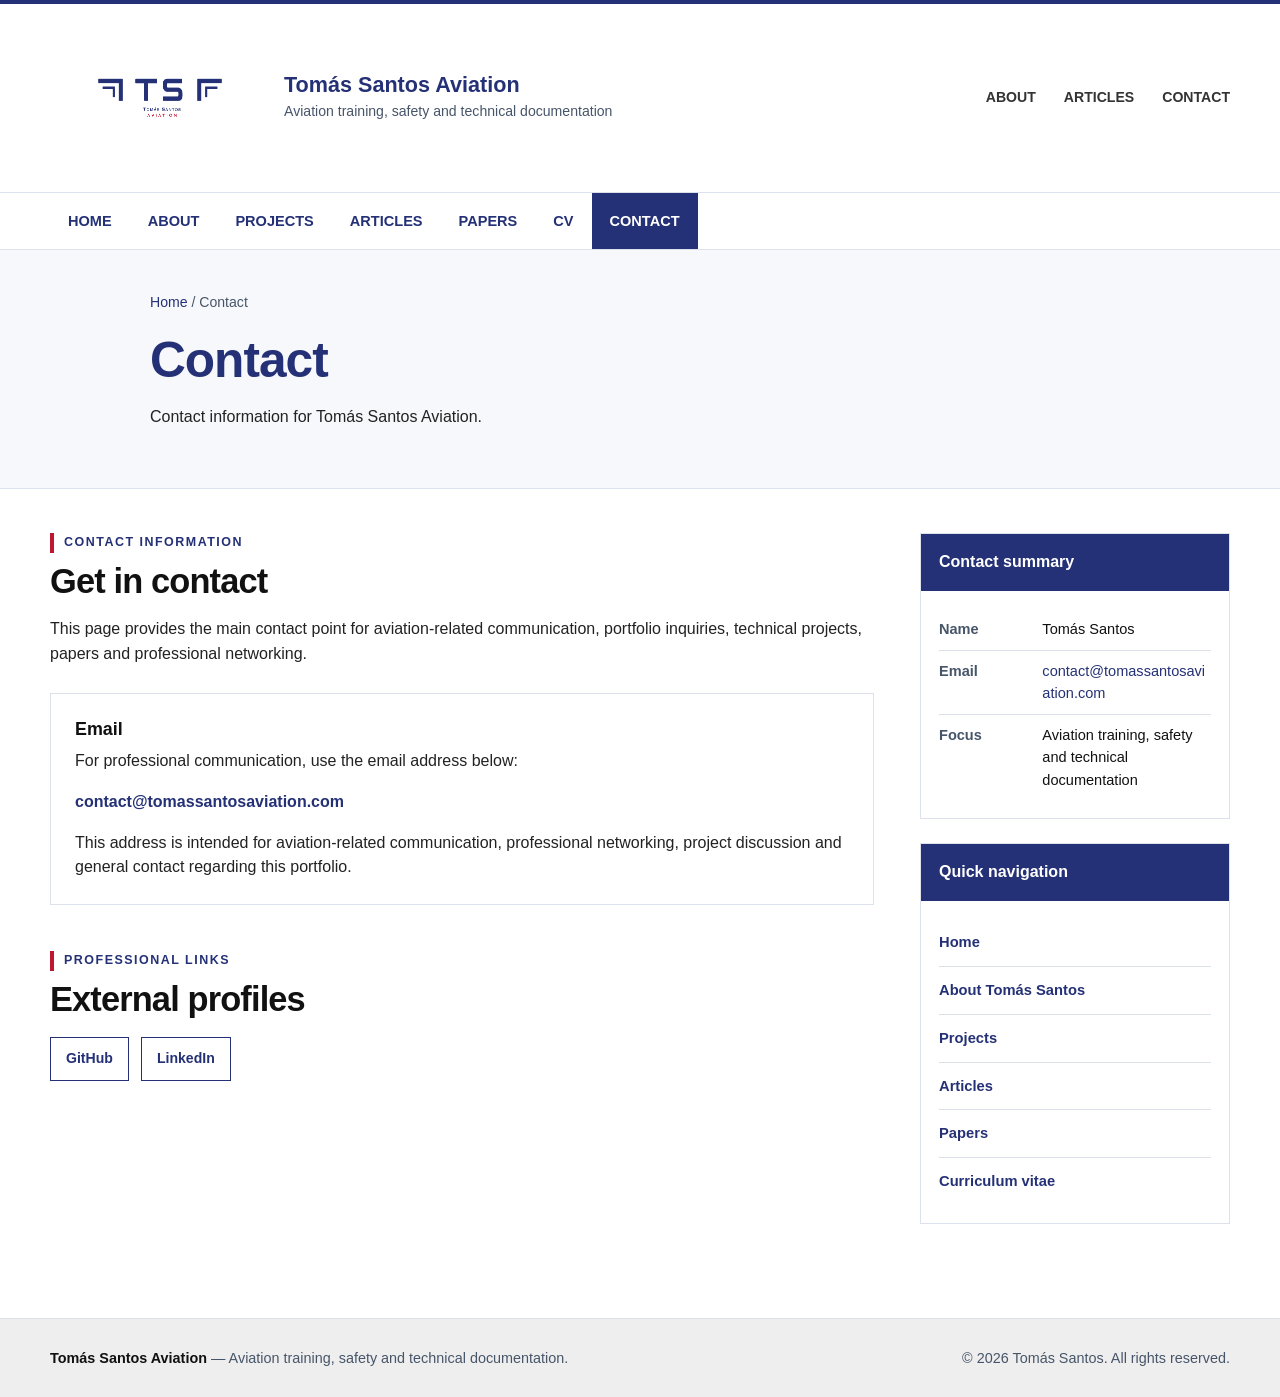
<file: contact.html>
<!DOCTYPE html>
<html lang="en">
<head>
  <meta charset="UTF-8">
  <meta name="viewport" content="width=device-width, initial-scale=1.0">

  <title>Contact | Tomás Santos Aviation</title>

  <meta
    name="description"
    content="Contact Tomás Santos Aviation — professional aviation portfolio contact page."
  >

  <link rel="stylesheet" href="assets/css/style.css">
  <link rel="icon" type="image/png" href="assets/images/logo.png">
</head>

<body>
  <div class="top-line"></div>

  <header>
    <div class="container header-main">
      <a href="index.html" class="identity" aria-label="Tomás Santos Aviation homepage">
        <img
          src="assets/images/logo.png"
          alt="Tomás Santos Aviation logo"
          class="site-logo"
        >

        <div class="identity-text">
          <strong>Tomás Santos Aviation</strong>
          <span>Aviation training, safety and technical documentation</span>
        </div>
      </a>

      <div class="header-links" aria-label="Secondary links">
        <a href="about.html">About</a>
        <a href="articles.html">Articles</a>
        <a href="contact.html">Contact</a>
      </div>
    </div>

    <div class="nav-bar">
      <nav class="container nav" aria-label="Main navigation">
        <a href="index.html">Home</a>
        <a href="about.html">About</a>
        <a href="projects.html">Projects</a>
        <a href="articles.html">Articles</a>
        <a href="papers.html">Papers</a>
        <a href="cv.html">CV</a>
        <a href="contact.html" class="active">Contact</a>
      </nav>
    </div>
  </header>

  <main>
    <section class="page-banner">
      <div class="container page-banner-inner">
        <div class="breadcrumb">
          <a href="index.html">Home</a> / Contact
        </div>

        <h1>Contact</h1>

        <p>
          Contact information for Tomás Santos Aviation.
        </p>
      </div>
    </section>

    <div class="container main-layout">
      <div>
        <section class="content-section">
          <div class="section-label">Contact information</div>

          <h2>Get in contact</h2>

          <p class="lead">
            This page provides the main contact point for aviation-related communication,
            portfolio inquiries, technical projects, papers and professional networking.
          </p>

          <div class="plain-box">
            <h3>Email</h3>

            <p>
              For professional communication, use the email address below:
            </p>

            <p>
              <strong>
                <a href="mailto:contact@tomassantosaviation.com">
                  contact@tomassantosaviation.com
                </a>
              </strong>
            </p>

            <p>
              This address is intended for aviation-related communication, professional
              networking, project discussion and general contact regarding this portfolio.
            </p>
          </div>
        </section>

        <section class="content-section">
          <div class="section-label">Professional links</div>

          <h2>External profiles</h2>

          <div class="button-row">
            <a
              href="https://github.com/tomassantosaviation"
              class="button secondary"
              target="_blank"
              rel="noopener noreferrer"
            >
              GitHub
            </a>

            <a
              href="https://www.linkedin.com/in/tomas-santos-aviation/"
              class="button secondary"
              target="_blank"
              rel="noopener noreferrer"
            >
              LinkedIn
            </a>
          </div>
        </section>

      </div>

      <aside>
        <section class="side-card">
          <div class="side-card-title">Contact summary</div>

          <div class="side-card-body">
            <table class="profile-table">
              <tr>
                <th>Name</th>
                <td>Tomás Santos</td>
              </tr>


              <tr>
                <th>Email</th>
                <td>
                  <a href="mailto:contact@tomassantosaviation.com">
                    contact@tomassantosaviation.com
                  </a>
                </td>
              </tr>

              <tr>
                <th>Focus</th>
                <td>Aviation training, safety and technical documentation</td>
              </tr>
            </table>
          </div>
        </section>

        <section class="side-card">
          <div class="side-card-title">Quick navigation</div>

          <div class="side-card-body">
            <ul class="quick-list">
              <li><a href="index.html">Home</a></li>
              <li><a href="about.html">About Tomás Santos</a></li>
              <li><a href="projects.html">Projects</a></li>
              <li><a href="articles.html">Articles</a></li>
              <li><a href="papers.html">Papers</a></li>
              <li><a href="cv.html">Curriculum vitae</a></li>
            </ul>
          </div>
        </section>
      </aside>
    </div>
  </main>

  <footer>
    <div class="container footer-inner">
      <span><strong>Tomás Santos Aviation</strong> — Aviation training, safety and technical documentation.</span>
      <span>© 2026 Tomás Santos. All rights reserved.</span>
    </div>
  </footer>
</body>
</html>
</file>
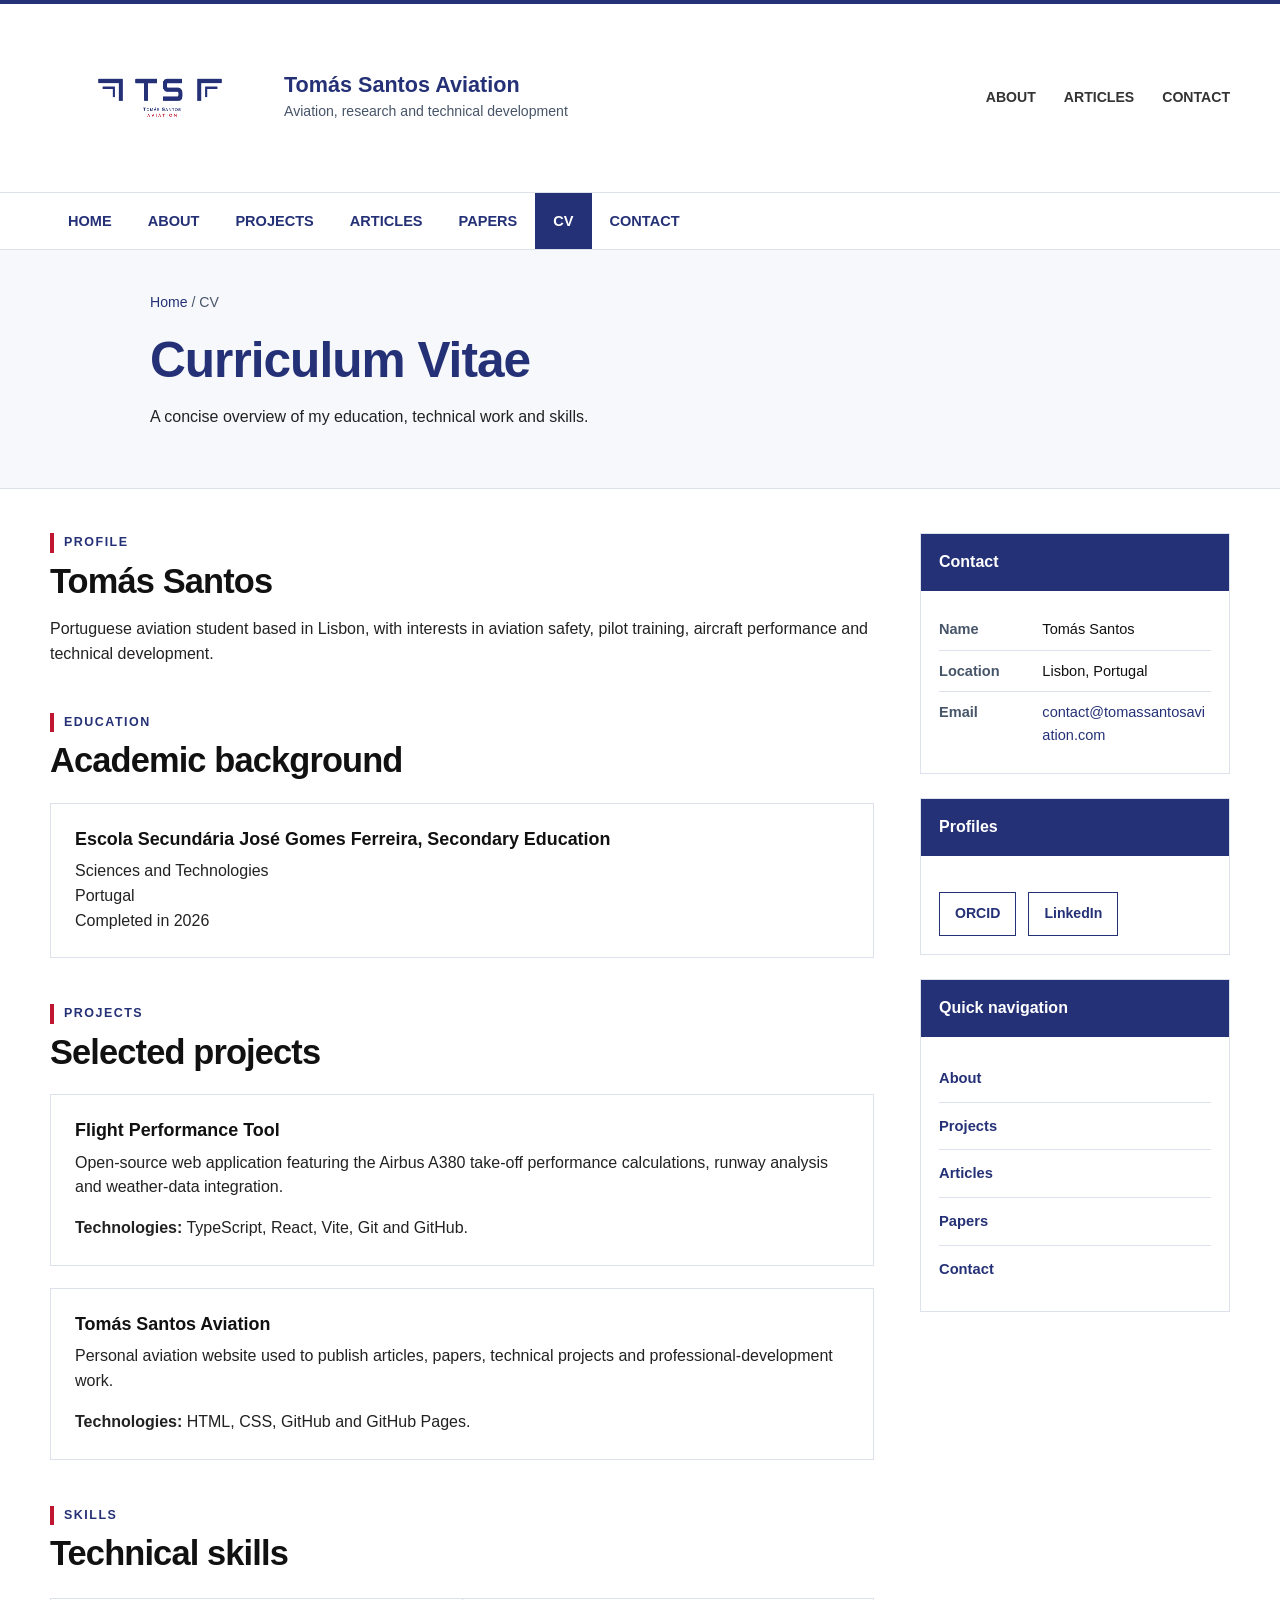
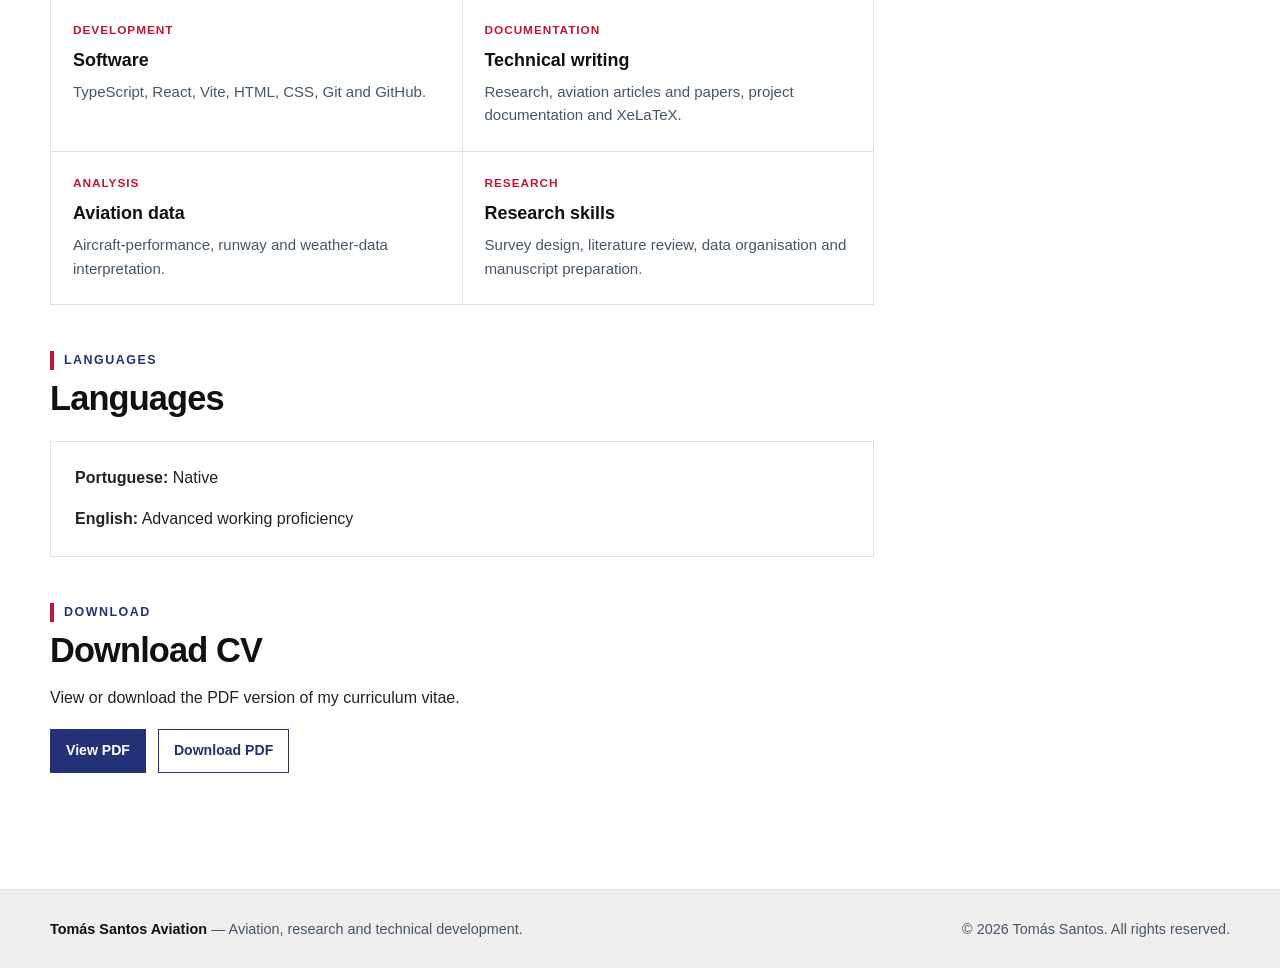
<file: cv.html>
<!DOCTYPE html>
<html lang="en">
<head>
  <meta charset="UTF-8" />
  <meta name="viewport" content="width=device-width, initial-scale=1.0" />

  <title>CV | Tomás Santos Aviation</title>

  <meta
    name="description"
    content="Curriculum vitae of Tomás Santos, including education, technical projects, skills and contact information."
  />

  <link rel="stylesheet" href="assets/css/style.css" />
  <link rel="icon" type="image/png" href="assets/images/logo.png" />
</head>

<body>
  <div class="top-line"></div>

  <header>
    <div class="container header-main">
      <a
        href="index.html"
        class="identity"
        aria-label="Tomás Santos Aviation homepage"
      >
        <img
          src="assets/images/logo.png"
          alt="Tomás Santos Aviation logo"
          class="site-logo"
        />

        <div class="identity-text">
          <strong>Tomás Santos Aviation</strong>
          <span>Aviation, research and technical development</span>
        </div>
      </a>

      <div class="header-links" aria-label="Secondary links">
        <a href="about.html">About</a>
        <a href="articles.html">Articles</a>
        <a href="contact.html">Contact</a>
      </div>
    </div>

    <div class="nav-bar">
      <nav class="container nav" aria-label="Main navigation">
        <a href="index.html">Home</a>
        <a href="about.html">About</a>
        <a href="projects.html">Projects</a>
        <a href="articles.html">Articles</a>
        <a href="papers.html">Papers</a>
        <a href="cv.html" class="active">CV</a>
        <a href="contact.html">Contact</a>
      </nav>
    </div>
  </header>

  <main>
    <section class="page-banner">
      <div class="container page-banner-inner">
        <div class="breadcrumb">
          <a href="index.html">Home</a> / CV
        </div>

        <h1>Curriculum Vitae</h1>

        <p>
          A concise overview of my education, technical work and skills.
        </p>
      </div>
    </section>

    <div class="container main-layout">
      <div>
        <section class="content-section">
          <div class="section-label">Profile</div>
          <h2>Tomás Santos</h2>

          <p class="lead">
            Portuguese aviation student based in Lisbon, with interests in
            aviation safety, pilot training, aircraft performance and technical
            development.
          </p>
        </section>

        <section class="content-section">
          <div class="section-label">Education</div>
          <h2>Academic background</h2>

          <div class="plain-box">
            <h3>Escola Secundária José Gomes Ferreira, Secondary Education</h3>

            <p>
              Sciences and Technologies<br />
              Portugal<br />
              Completed in 2026
            </p>
          </div>
        </section>

        <section class="content-section">
          <div class="section-label">Projects</div>
          <h2>Selected projects</h2>

          <div class="plain-box">
            <h3>Flight Performance Tool</h3>

            <p>
              Open-source web application featuring the Airbus A380 take-off performance
              calculations, runway analysis and weather-data integration.
            </p>

            <p>
              <strong>Technologies:</strong> TypeScript, React, Vite, Git and
              GitHub.
            </p>
          </div>

          <div class="plain-box">
            <h3>Tomás Santos Aviation</h3>

            <p>
              Personal aviation website used to publish articles, papers,
              technical projects and professional-development work.
            </p>

            <p>
              <strong>Technologies:</strong> HTML, CSS, GitHub and GitHub
              Pages.
            </p>
          </div>
        </section>

        <section class="content-section">
          <div class="section-label">Skills</div>
          <h2>Technical skills</h2>

          <div class="focus-grid two-column">
            <article class="focus-item">
              <small>Development</small>
              <h3>Software</h3>

              <p>
                TypeScript, React, Vite, HTML, CSS, Git and GitHub.
              </p>
            </article>

            <article class="focus-item">
              <small>Documentation</small>
              <h3>Technical writing</h3>

              <p>
                Research, aviation articles and papers, project documentation
                and XeLaTeX.
              </p>
            </article>

            <article class="focus-item">
              <small>Analysis</small>
              <h3>Aviation data</h3>

              <p>
                Aircraft-performance, runway and weather-data interpretation.
              </p>
            </article>

            <article class="focus-item">
              <small>Research</small>
              <h3>Research skills</h3>

              <p>
                Survey design, literature review, data organisation and
                manuscript preparation.
              </p>
            </article>
          </div>
        </section>

        <section class="content-section">
          <div class="section-label">Languages</div>
          <h2>Languages</h2>

          <div class="plain-box">
            <p>
              <strong>Portuguese:</strong> Native
            </p>

            <p>
              <strong>English:</strong> Advanced working proficiency
            </p>
          </div>
        </section>

        <section class="content-section">
          <div class="section-label">Download</div>
          <h2>Download CV</h2>

          <p>
            View or download the PDF version of my curriculum vitae.
          </p>

          <div class="button-row">
            <a
              href="assets/cv.pdf"
              class="button"
              target="_blank"
              rel="noopener noreferrer"
            >
              View PDF
            </a>

            <a
              href="assets/cv.pdf"
              class="button secondary"
              download
            >
              Download PDF
            </a>
          </div>
        </section>
      </div>

      <aside>
        <section class="side-card">
          <div class="side-card-title">Contact</div>

          <div class="side-card-body">
            <table class="profile-table">
              <tr>
                <th>Name</th>
                <td>Tomás Santos</td>
              </tr>

              <tr>
                <th>Location</th>
                <td>Lisbon, Portugal</td>
              </tr>

              <tr>
                <th>Email</th>
                <td>
                  <a href="mailto:contact@tomassantosaviation.com">
                    contact@tomassantosaviation.com
                  </a>
                </td>
              </tr>
            </table>
          </div>
        </section>

        <section class="side-card">
          <div class="side-card-title">Profiles</div>

          <div class="side-card-body">
            <div class="button-row">
              <a
                href="https://orcid.org/0009-0008-0762-9473"
                class="button secondary"
                target="_blank"
                rel="noopener noreferrer"
              >
                ORCID
              </a>

              <a
                href="https://www.linkedin.com/in/tomas-santos-aviation/"
                class="button secondary"
                target="_blank"
                rel="noopener noreferrer"
              >
                LinkedIn
              </a>
            </div>
          </div>
        </section>

        <section class="side-card">
          <div class="side-card-title">Quick navigation</div>

          <div class="side-card-body">
            <ul class="quick-list">
              <li><a href="about.html">About</a></li>
              <li><a href="projects.html">Projects</a></li>
              <li><a href="articles.html">Articles</a></li>
              <li><a href="papers.html">Papers</a></li>
              <li><a href="contact.html">Contact</a></li>
            </ul>
          </div>
        </section>
      </aside>
    </div>
  </main>

  <footer>
    <div class="container footer-inner">
      <span>
        <strong>Tomás Santos Aviation</strong> — Aviation, research and
        technical development.
      </span>

      <span>© 2026 Tomás Santos. All rights reserved.</span>
    </div>
  </footer>
</body>
</html>
</file>
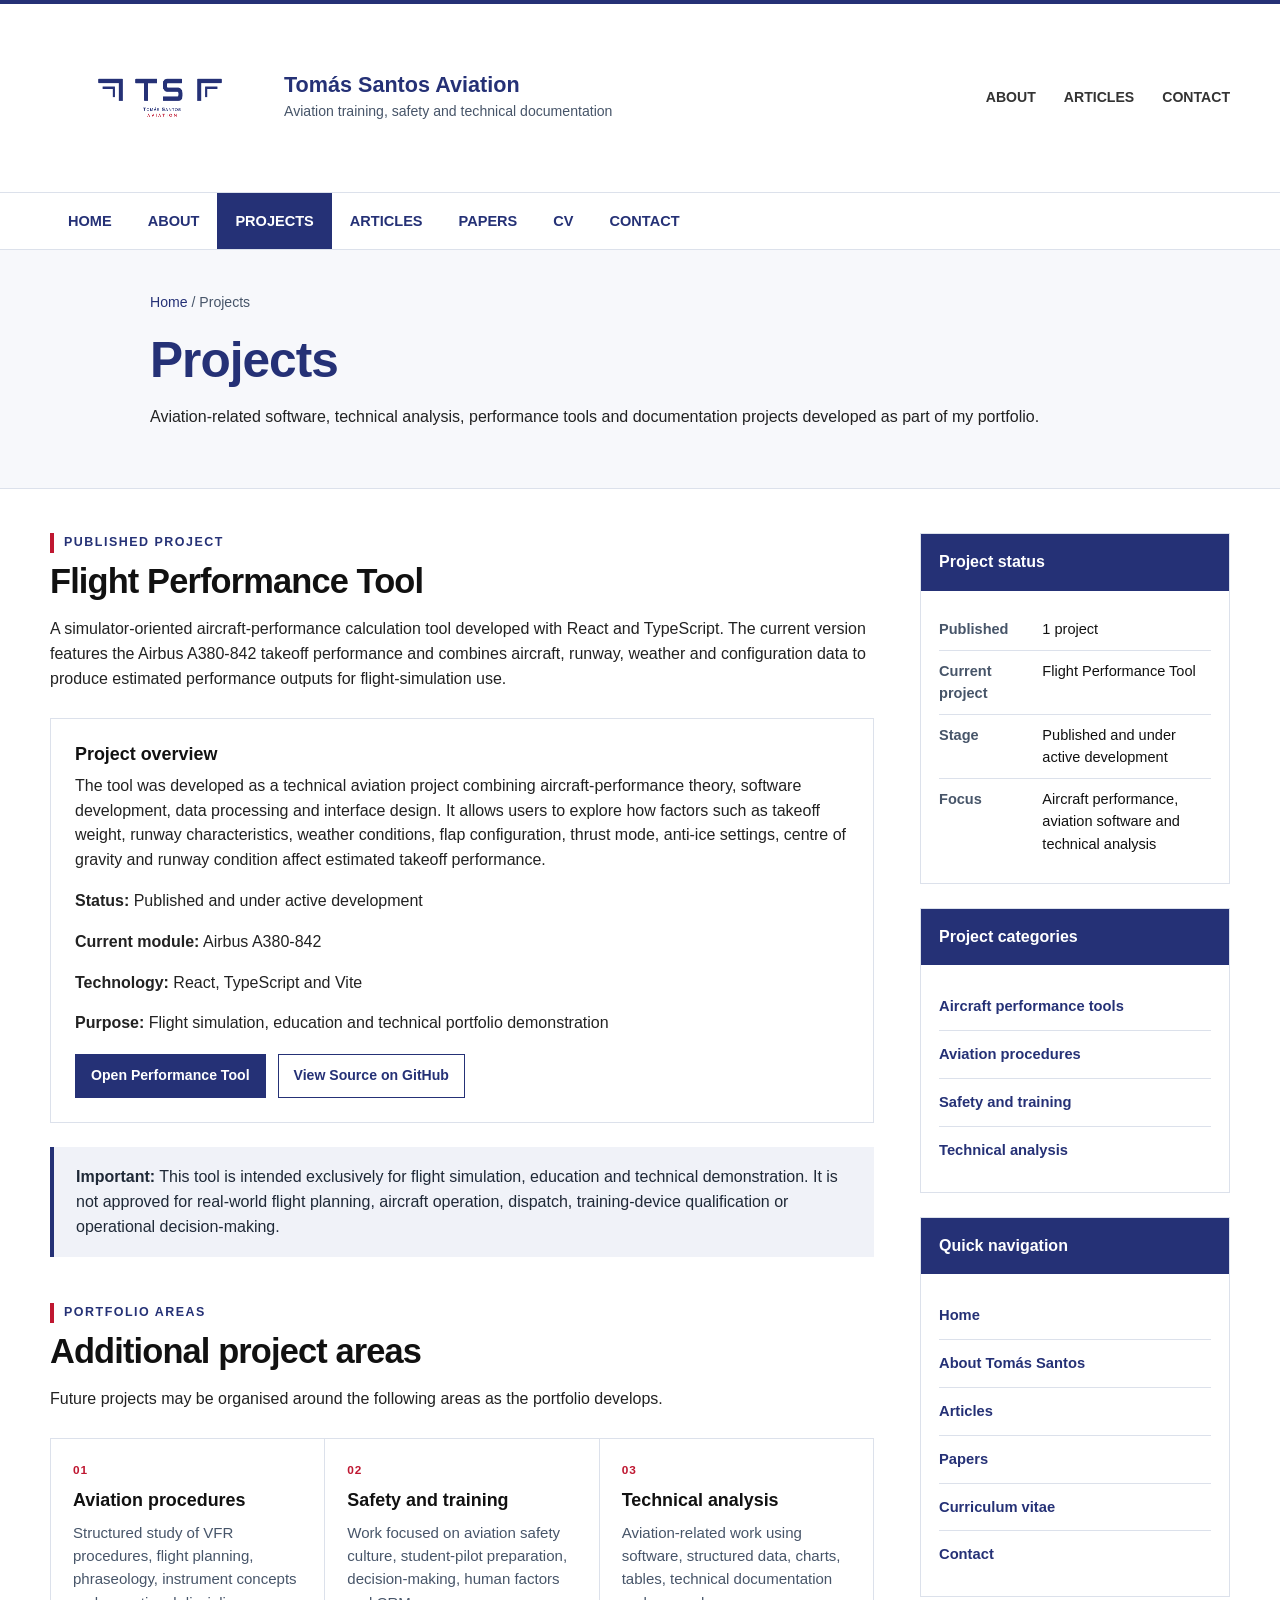
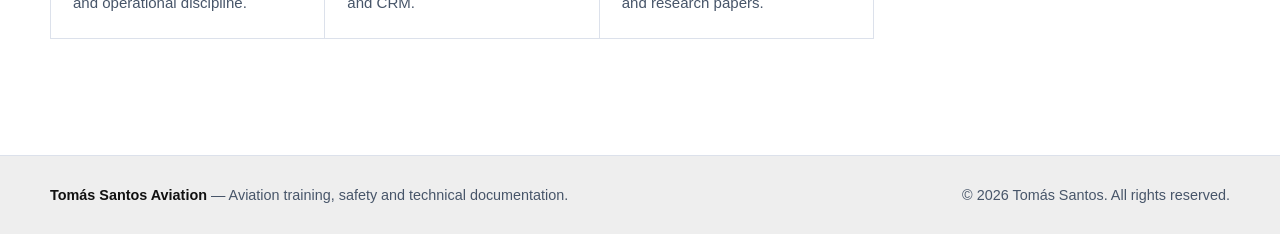
<file: projects.html>
<!DOCTYPE html>
<html lang="en">
<head>
  <meta charset="UTF-8" />
  <meta name="viewport" content="width=device-width, initial-scale=1.0" />

  <title>Projects | Tomás Santos Aviation</title>

  <meta
    name="description"
    content="Aviation software, aircraft-performance tools, safety projects and technical analysis by Tomás Santos Aviation."
  />

  <link
    rel="canonical"
    href="https://tomassantosaviation.com/projects.html"
  />
  <link rel="stylesheet" href="assets/css/style.css" />
  <link rel="icon" type="image/png" href="assets/images/logo.png" />
</head>

<body>
  <div class="top-line"></div>

  <header>
    <div class="container header-main">
      <a
        href="index.html"
        class="identity"
        aria-label="Tomás Santos Aviation homepage"
      >
        <img
          src="assets/images/logo.png"
          alt="Tomás Santos Aviation logo"
          class="site-logo"
        />

        <div class="identity-text">
          <strong>Tomás Santos Aviation</strong>
          <span>Aviation training, safety and technical documentation</span>
        </div>
      </a>

      <nav class="header-links" aria-label="Secondary navigation">
        <a href="about.html">About</a>
        <a href="articles.html">Articles</a>
        <a href="contact.html">Contact</a>
      </nav>
    </div>

    <div class="nav-bar">
      <nav class="container nav" aria-label="Main navigation">
        <a href="index.html">Home</a>
        <a href="about.html">About</a>
        <a href="projects.html" class="active" aria-current="page">Projects</a>
        <a href="articles.html">Articles</a>
        <a href="papers.html">Papers</a>
        <a href="cv.html">CV</a>
        <a href="contact.html">Contact</a>
      </nav>
    </div>
  </header>

  <main id="main-content">
    <section class="page-banner">
      <div class="container page-banner-inner">
        <nav class="breadcrumb" aria-label="Breadcrumb">
          <a href="index.html">Home</a> /
          <span aria-current="page">Projects</span>
        </nav>

        <h1>Projects</h1>

        <p>
          Aviation-related software, technical analysis, performance tools and
          documentation projects developed as part of my portfolio.
        </p>
      </div>
    </section>

    <div class="container main-layout">
      <div>
        <section
          class="content-section"
          id="flight-performance-tool"
        >
          <div class="section-label">Published project</div>

          <h2>Flight Performance Tool</h2>

          <p class="lead">
            A simulator-oriented aircraft-performance calculation tool developed
            with React and TypeScript. The current version features the Airbus
            A380-842 takeoff performance and combines aircraft, runway, weather
            and configuration data to produce estimated performance outputs for
            flight-simulation use.
          </p>

          <div class="plain-box">
            <h3>Project overview</h3>

            <p>
              The tool was developed as a technical aviation project combining
              aircraft-performance theory, software development, data processing
              and interface design. It allows users to explore how factors such
              as takeoff weight, runway characteristics, weather conditions, flap
              configuration, thrust mode, anti-ice settings, centre of gravity
              and runway condition affect estimated takeoff performance.
            </p>

            <p>
              <strong>Status:</strong>
              Published and under active development
            </p>

            <p>
              <strong>Current module:</strong>
              Airbus A380-842
            </p>

            <p>
              <strong>Technology:</strong>
              React, TypeScript and Vite
            </p>

            <p>
              <strong>Purpose:</strong>
              Flight simulation, education and technical portfolio demonstration
            </p>

            <div class="button-row">
              <a
                href="https://tomassantosaviation.github.io/flight-performance-tool/"
                class="button"
                target="_blank"
                rel="noopener noreferrer"
                aria-label="Open the Flight Performance Tool in a new tab"
              >
                Open Performance Tool
              </a>

              <a
                href="https://github.com/tomassantosaviation/flight-performance-tool"
                class="button secondary"
                target="_blank"
                rel="noopener noreferrer"
                aria-label="View the Flight Performance Tool source code on GitHub in a new tab"
              >
                View Source on GitHub
              </a>
            </div>
          </div>

          <div class="statement-box">
            <strong>Important:</strong>
            This tool is intended exclusively for flight simulation, education
            and technical demonstration. It is not approved for real-world
            flight planning, aircraft operation, dispatch, training-device
            qualification or operational decision-making.
          </div>
        </section>

        <section class="content-section" id="project-areas">
          <div class="section-label">Portfolio areas</div>

          <h2>Additional project areas</h2>

          <p class="lead">
            Future projects may be organised around the following areas as the
            portfolio develops.
          </p>

          <div class="focus-grid">
            <article class="focus-item" id="aviation-procedures">
              <small>01</small>

              <h3>Aviation procedures</h3>

              <p>
                Structured study of VFR procedures, flight planning, phraseology,
                instrument concepts and operational discipline.
              </p>
            </article>

            <article class="focus-item" id="safety-training">
              <small>02</small>

              <h3>Safety and training</h3>

              <p>
                Work focused on aviation safety culture, student-pilot
                preparation, decision-making, human factors and CRM.
              </p>
            </article>

            <article class="focus-item" id="technical-analysis">
              <small>03</small>

              <h3>Technical analysis</h3>

              <p>
                Aviation-related work using software, structured data, charts,
                tables, technical documentation and research papers.
              </p>
            </article>
          </div>
        </section>

        <!--
        FUTURE PROJECT TEMPLATE

        Copy and adapt this block when adding another project:

        <section class="content-section" id="project-slug">
          <div class="section-label">Published project</div>

          <h2>Project title</h2>

          <p class="lead">
            Short project summary.
          </p>

          <div class="plain-box">
            <h3>Project details</h3>

            <p>
              <strong>Status:</strong>
              In development / Published / Archived
            </p>

            <p>
              <strong>Tools:</strong>
              Technologies and data sources
            </p>

            <p>
              <strong>Output:</strong>
              Website, repository, report, charts or dataset
            </p>

            <div class="button-row">
              <a href="PROJECT_URL" class="button">
                View project
              </a>

              <a href="REPOSITORY_URL" class="button secondary">
                View source
              </a>
            </div>
          </div>
        </section>
        -->
      </div>

      <aside aria-label="Project information and navigation">
        <section class="side-card">
          <div class="side-card-title">Project status</div>

          <div class="side-card-body">
            <table
              class="profile-table"
              aria-label="Project status summary"
            >
              <tbody>
                <tr>
                  <th scope="row">Published</th>
                  <td>1 project</td>
                </tr>

                <tr>
                  <th scope="row">Current project</th>
                  <td>Flight Performance Tool</td>
                </tr>

                <tr>
                  <th scope="row">Stage</th>
                  <td>Published and under active development</td>
                </tr>

                <tr>
                  <th scope="row">Focus</th>
                  <td>
                    Aircraft performance, aviation software and technical
                    analysis
                  </td>
                </tr>
              </tbody>
            </table>
          </div>
        </section>

        <section class="side-card">
          <div class="side-card-title">Project categories</div>

          <div class="side-card-body">
            <ul class="quick-list">
              <li>
                <a href="#flight-performance-tool">
                  Aircraft performance tools
                </a>
              </li>

              <li>
                <a href="#aviation-procedures">
                  Aviation procedures
                </a>
              </li>

              <li>
                <a href="#safety-training">
                  Safety and training
                </a>
              </li>

              <li>
                <a href="#technical-analysis">
                  Technical analysis
                </a>
              </li>
            </ul>
          </div>
        </section>

        <section class="side-card">
          <div class="side-card-title">Quick navigation</div>

          <div class="side-card-body">
            <ul class="quick-list">
              <li><a href="index.html">Home</a></li>
              <li><a href="about.html">About Tomás Santos</a></li>
              <li><a href="articles.html">Articles</a></li>
              <li><a href="papers.html">Papers</a></li>
              <li><a href="cv.html">Curriculum vitae</a></li>
              <li><a href="contact.html">Contact</a></li>
            </ul>
          </div>
        </section>
      </aside>
    </div>
  </main>

  <footer>
    <div class="container footer-inner">
      <span>
        <strong>Tomás Santos Aviation</strong>
        — Aviation training, safety and technical documentation.
      </span>

      <span>© 2026 Tomás Santos. All rights reserved.</span>
    </div>
  </footer>
</body>
</html>
</file>
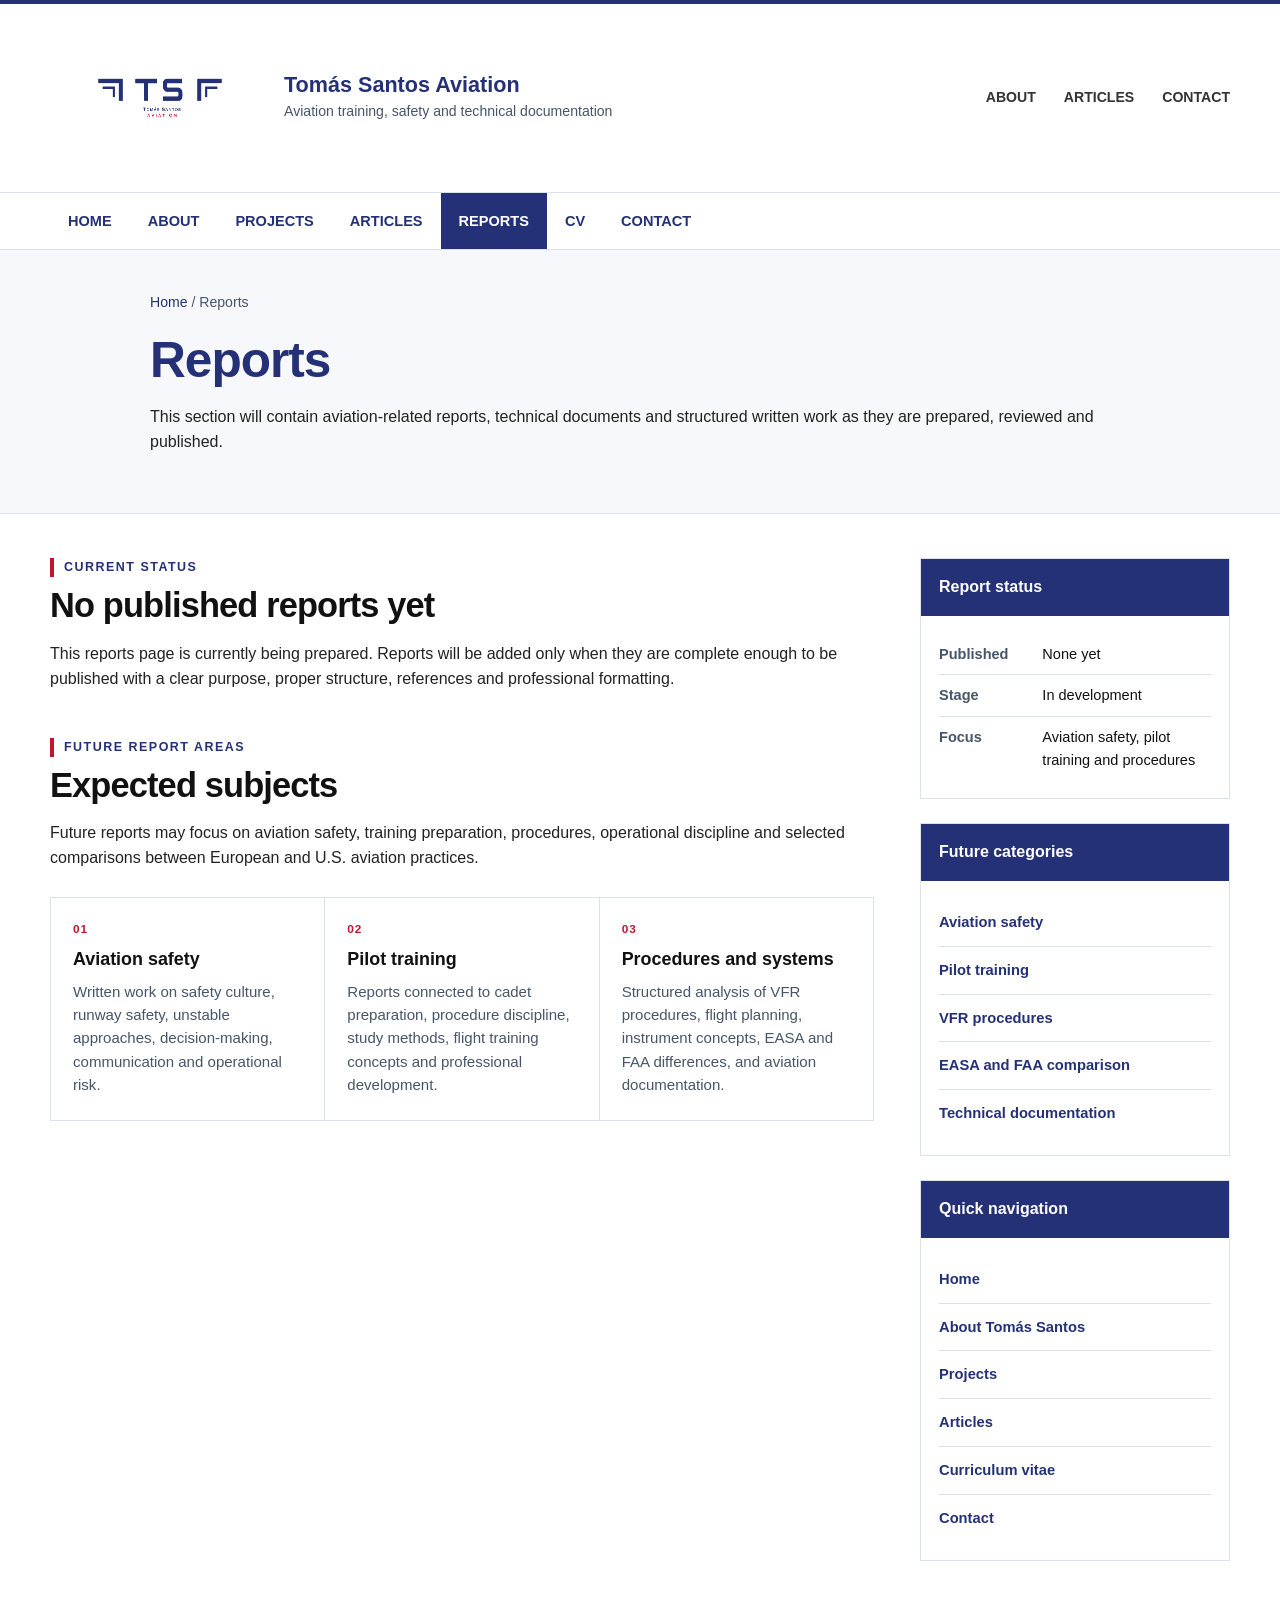
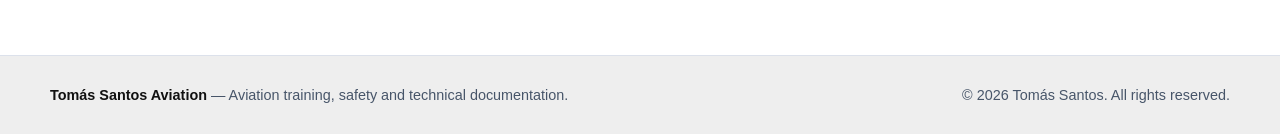
<file: reports.html>
<!DOCTYPE html>
<html lang="en">
<head>
  <meta charset="UTF-8" />
  <meta name="viewport" content="width=device-width, initial-scale=1.0" />

  <title>Reports | Tomás Santos Aviation</title>

  <meta
    name="description"
    content="Reports by Tomás Santos Aviation — aviation safety, pilot training, procedures and technical documentation reports."
  />

  <link rel="stylesheet" href="assets/css/style.css">
  <link rel="icon" type="image/png" href="assets/images/logo.png">
</head>

<body>
  <div class="top-line"></div>

  <header>
    <div class="container header-main">
      <a href="index.html" class="identity" aria-label="Tomás Santos Aviation homepage">
        <img
          src="assets/images/logo.png"
          alt="Tomás Santos Aviation logo"
          class="site-logo"
        />
        <div class="identity-text">
          <strong>Tomás Santos Aviation</strong>
          <span>Aviation training, safety and technical documentation</span>
        </div>
      </a>

      <div class="header-links" aria-label="Secondary links">
        <a href="about.html">About</a>
        <a href="articles.html">Articles</a>
        <a href="contact.html">Contact</a>
      </div>
    </div>

    <div class="nav-bar">
      <nav class="container nav" aria-label="Main navigation">
        <a href="index.html">Home</a>
        <a href="about.html">About</a>
        <a href="projects.html">Projects</a>
        <a href="articles.html">Articles</a>
        <a href="reports.html" class="active">Reports</a>
        <a href="cv.html">CV</a>
        <a href="contact.html">Contact</a>
      </nav>
    </div>
  </header>

  <main>
    <section class="page-banner">
      <div class="container page-banner-inner">
        <div class="breadcrumb">
          <a href="index.html">Home</a> / Reports
        </div>

        <h1>Reports</h1>

        <p>
          This section will contain aviation-related reports, technical documents and
          structured written work as they are prepared, reviewed and published.
        </p>
      </div>
    </section>

    <div class="container main-layout">
      <div>
        <section class="content-section">
          <div class="section-label">Current status</div>
          <h2>No published reports yet</h2>

          <p class="lead">
            This reports page is currently being prepared. Reports will be added only
            when they are complete enough to be published with a clear purpose, proper
            structure, references and professional formatting.
          </p>
        </section>

        <section class="content-section">
          <div class="section-label">Future report areas</div>
          <h2>Expected subjects</h2>

          <p class="lead">
            Future reports may focus on aviation safety, training preparation, procedures,
            operational discipline and selected comparisons between European and U.S.
            aviation practices.
          </p>

          <div class="focus-grid">
            <article class="focus-item">
              <small>01</small>
              <h3>Aviation safety</h3>
              <p>
                Written work on safety culture, runway safety, unstable approaches,
                decision-making, communication and operational risk.
              </p>
            </article>

            <article class="focus-item">
              <small>02</small>
              <h3>Pilot training</h3>
              <p>
                Reports connected to cadet preparation, procedure discipline, study methods,
                flight training concepts and professional development.
              </p>
            </article>

            <article class="focus-item">
              <small>03</small>
              <h3>Procedures and systems</h3>
              <p>
                Structured analysis of VFR procedures, flight planning, instrument concepts,
                EASA and FAA differences, and aviation documentation.
              </p>
            </article>
          </div>
        </section>
        <!--
        FUTURE REPORT TEMPLATE

        Copy this block when you want to add a real published report:

        <section class="content-section">
          <div class="section-label">Published report</div>
          <h2>Report title here</h2>

          <p class="lead">
            Short abstract or summary of the report here.
          </p>

          <div class="plain-box">
            <h3>Report details</h3>
            <p><strong>Date:</strong> Month Year</p>
            <p><strong>Subject:</strong> Aviation safety / Pilot training / Procedures / Data analysis</p>
            <p><strong>Format:</strong> PDF report</p>

            <div class="button-row">
              <a href="assets/pdfs/report-file-name.pdf" class="button">Download PDF</a>
              <a href="#" class="button secondary">Related project</a>
            </div>
          </div>
        </section>

        -->
      </div>

      <aside>
        <section class="side-card">
          <div class="side-card-title">Report status</div>
          <div class="side-card-body">
            <table class="profile-table">
              <tr>
                <th>Published</th>
                <td>None yet</td>
              </tr>
              <tr>
                <th>Stage</th>
                <td>In development</td>
              </tr>
              <tr>
                <th>Focus</th>
                <td>Aviation safety, pilot training and procedures</td>
              </tr>
            </table>
          </div>
        </section>

        <section class="side-card">
          <div class="side-card-title">Future categories</div>
          <div class="side-card-body">
            <ul class="quick-list">
              <li><a href="#">Aviation safety</a></li>
              <li><a href="#">Pilot training</a></li>
              <li><a href="#">VFR procedures</a></li>
              <li><a href="#">EASA and FAA comparison</a></li>
              <li><a href="#">Technical documentation</a></li>
            </ul>
          </div>
        </section>

        <section class="side-card">
          <div class="side-card-title">Quick navigation</div>
          <div class="side-card-body">
            <ul class="quick-list">
              <li><a href="index.html">Home</a></li>
              <li><a href="about.html">About Tomás Santos</a></li>
              <li><a href="projects.html">Projects</a></li>
              <li><a href="articles.html">Articles</a></li>
              <li><a href="cv.html">Curriculum vitae</a></li>
              <li><a href="contact.html">Contact</a></li>
            </ul>
          </div>
        </section>
      </aside>
    </div>
  </main>

  <footer>
    <div class="container footer-inner">
      <span><strong>Tomás Santos Aviation</strong> — Aviation training, safety and technical documentation.</span>
      <span>© 2026 Tomás Santos. All rights reserved.</span>
    </div>
  </footer>
</body>
</html>
</file>
<file: assets/css/style.css>
:root {
  --blue: #253176;
  --blue-dark: #253176;
  --blue-soft: #f0f2f8;
  --orange: #bf1731;
  --text: #172033;
  --muted: #475569;
  --light-muted: #64748b;
  --border: #dce1eb;
  --soft-bg: #f7f8fb;
  --bg: #ffffff;
  --max-width: 1180px;
}

* {
  box-sizing: border-box;
  margin: 0;
  padding: 0;
}

body {
  font-family: Arial, Helvetica, sans-serif;
  color: var(--text);
  background: var(--bg);
  font-size: 16px;
  line-height: 1.55;
}

a {
  color: var(--blue);
  text-decoration: none;
}

a:hover {
  text-decoration: underline;
}

.container {
  width: min(100% - 56px, var(--max-width));
  margin: 0 auto;
}

/* Remove old institutional top stripe */
.top-line {
  display: none;
}

/* Header */

header {
  background: #ffffff;
  border-top: 4px solid var(--blue-dark);
  border-bottom: 1px solid var(--border);
}

.header-main {
  min-height: 78px;
  display: flex;
  align-items: center;
  justify-content: space-between;
  gap: 28px;
}

.identity {
  display: flex;
  align-items: center;
  gap: 14px;
}

.mark {
  width: 52px;
  height: 52px;
  background: var(--blue);
  color: white;
  display: flex;
  align-items: center;
  justify-content: center;
  font-weight: 800;
  font-size: 1rem;
  letter-spacing: -0.02em;
}

.identity-text strong {
  display: block;
  color: var(--blue-dark);
  font-size: 1.35rem;
  line-height: 1.08;
  font-weight: 800;
}

.site-logo { width: 220px; max-width: 100%; height: auto; display: block; }

.identity-text span {
  display: block;
  color: var(--muted);
  font-size: 0.88rem;
  margin-top: 4px;
}

/* Small top links */

.header-links {
  display: flex;
  align-items: center;
  gap: 28px;
  font-size: 0.88rem;
  font-weight: 600;
  text-transform: uppercase;
}

.header-links a {
  color: #333333;
}

.header-links a:hover {
  color: var(--blue);
}

/* Navigation — closer to IATA: light grey strip, not big blue bar */

.nav-bar {
  background: #eeeeee;
  border-top: 1px solid #e1e1e1;
}

.nav {
  display: flex;
  align-items: stretch;
  overflow-x: auto;
}

.nav a {
  color: #111111;
  padding: 17px 18px;
  font-size: 0.91rem;
  font-weight: 700;
  text-transform: uppercase;
  white-space: nowrap;
  border-right: 1px solid #dddddd;
}

.nav a:first-child {
  border-left: 1px solid #dddddd;
}

.nav a:hover {
  color: white;
  background: var(--blue);
  text-decoration: none;
}

.nav a.active {
  background: var(--blue-dark);
  color: white;
  text-decoration: none;
}

/* Page title area — no blue hero */

.page-banner {
  background: var(--soft-bg);
  color: var(--text);
  border-bottom: 1px solid var(--border);
}

.page-banner-inner {
  padding: 42px 0 42px;
  max-width: 980px;
}

.breadcrumb {
  color: var(--muted);
  font-size: 0.88rem;
  margin-bottom: 20px;
}

.breadcrumb a {
  color: var(--blue);
  font-weight: 400;
}

.page-banner h1 {
  font-size: clamp(2rem, 4.4vw, 3.1rem);
  line-height: 1.08;
  letter-spacing: -0.02em;
  font-weight: 800;
  color: var(--blue-dark);
  max-width: 1000px;
  margin-bottom: 18px;
}

.page-banner p {
  font-size: 1rem;
  color: #222222;
  max-width: 1000px;
  line-height: 1.55;
}

/* Main layout */

.main-layout {
  display: grid;
  grid-template-columns: minmax(0, 1fr) 310px;
  gap: 46px;
  padding: 44px 0 70px;
}

.content-section {
  margin-bottom: 46px;
}

.section-label {
  color: var(--blue-dark);
  font-weight: 800;
  font-size: 0.78rem;
  letter-spacing: 0.12em;
  text-transform: uppercase;
  margin-bottom: 9px;
  border-left: 4px solid var(--blue);
  padding-left: 10px;
}

h2 {
  color: #111111;
  font-size: clamp(1.55rem, 3vw, 2.15rem);
  line-height: 1.15;
  letter-spacing: -0.025em;
  font-weight: 800;
  margin-bottom: 16px;
}

h3 {
  color: #111111;
  font-size: 1.12rem;
  line-height: 1.3;
  font-weight: 800;
  margin-bottom: 8px;
}

p {
  margin-bottom: 16px;
}

.content-section p {
  color: #222222;
  max-width: 900px;
}

.lead {
  color: #222222;
  max-width: 900px;
  font-size: 1rem;
  margin-bottom: 26px;
}

/* Simple cards, less “template” */

.focus-grid {
  display: grid;
  grid-template-columns: repeat(3, 1fr);
  border-top: 1px solid var(--border);
  border-left: 1px solid var(--border);
  margin-top: 24px;
}

.focus-item {
  padding: 22px 22px 24px;
  background: #ffffff;
  border-right: 1px solid var(--border);
  border-bottom: 1px solid var(--border);
  min-height: 150px;
}

.focus-item small {
  display: block;
  color: var(--orange);
  font-weight: 800;
  margin-bottom: 10px;
  text-transform: uppercase;
  letter-spacing: 0.08em;
  font-size: 0.74rem;
}

.focus-item p {
  color: var(--muted);
  font-size: 0.94rem;
  margin-bottom: 0;
}

/* Two-column version */

.focus-grid.two-column {
  grid-template-columns: repeat(2, 1fr);
}

/* Boxes */

.statement-box,
.highlight-box {
  border-left: 4px solid var(--blue);
  background: var(--blue-soft);
  padding: 18px 22px;
  margin: 24px 0 0;
  color: #1f2937;
}

.highlight-box {
  margin: 24px 0;
}

.plain-box {
  border: 1px solid var(--border);
  background: #ffffff;
  padding: 24px;
  margin-top: 22px;
}

.plain-box p:last-child {
  margin-bottom: 0;
}

/* Timeline */

.timeline {
  border-top: 2px solid var(--blue);
  background: #ffffff;
  border-left: 1px solid var(--border);
  border-right: 1px solid var(--border);
}

.timeline-item {
  display: grid;
  grid-template-columns: 150px 1fr;
  gap: 22px;
  padding: 20px 22px;
  border-bottom: 1px solid var(--border);
}

.timeline-item:last-child {
  border-bottom: none;
}

.timeline-year {
  color: var(--blue);
  font-weight: 800;
  font-size: 0.92rem;
}

.timeline-item p {
  color: var(--muted);
  margin-bottom: 0;
}

/* Sidebar — less blue, more document-style */

aside {
  align-self: start;
}

.side-card {
  border: 1px solid var(--border);
  margin-bottom: 24px;
  background: white;
}

.side-card-title {
  background: var(--blue-dark);
  color: white;
  border-bottom: none;
  padding: 16px 18px;
  font-weight: 800;
  font-size: 1rem;
}

.side-card-body {
  padding: 18px;
}

.quick-list {
  list-style: none;
}

.quick-list li {
  border-bottom: 1px solid var(--border);
}

.quick-list li:last-child {
  border-bottom: none;
}

.quick-list a {
  display: block;
  padding: 12px 0;
  color: var(--blue);
  font-weight: 600;
  font-size: 0.92rem;
}

.profile-table {
  width: 100%;
  border-collapse: collapse;
  font-size: 0.91rem;
}

.profile-table th {
  text-align: left;
  color: var(--muted);
  font-weight: 700;
  width: 38%;
  padding: 9px 0;
  border-bottom: 1px solid var(--border);
  vertical-align: top;
}

.profile-table td {
  padding: 9px 0;
  border-bottom: 1px solid var(--border);
  color: #111111;
  vertical-align: top;
}

.profile-table tr:last-child th,
.profile-table tr:last-child td {
  border-bottom: none;
}

.status-note,
.placeholder-note {
  font-size: 0.92rem;
  color: var(--muted);
  margin-bottom: 0;
}

/* Buttons */

.button-row {
  display: flex;
  flex-wrap: wrap;
  gap: 12px;
  margin-top: 18px;
}

.button {
  display: inline-block;
  padding: 10px 15px;
  border: 1px solid var(--blue);
  background: var(--blue);
  color: white;
  font-weight: 700;
  font-size: 0.88rem;
}

.button.secondary {
  background: white;
  color: var(--blue);
}

.button:hover {
  background: var(--orange);
  color: white;
  text-decoration: none;
  border-color: var(--orange);
}

/* Future image placeholder */

.future-photo {
  display: none;
}

/* Footer */

footer {
  background: #eeeeee;
  border-top: 1px solid var(--border);
  padding: 28px 0;
  color: var(--muted);
  font-size: 0.9rem;
}

.footer-inner {
  display: flex;
  justify-content: space-between;
  gap: 18px;
  flex-wrap: wrap;
}

.footer-inner strong {
  color: #111111;
}

/* Responsive */

@media (max-width: 900px) {
  .header-main {
    height: auto;
    padding: 22px 0;
    align-items: flex-start;
    flex-direction: column;
  }

  .header-links {
    flex-wrap: wrap;
  }

  .main-layout {
    grid-template-columns: 1fr;
  }

  .focus-grid,
  .focus-grid.two-column {
    grid-template-columns: 1fr;
  }

  .timeline-item {
    grid-template-columns: 1fr;
    gap: 8px;
  }
}

@media (max-width: 560px) {
  .container {
    width: min(100% - 28px, var(--max-width));
  }

  .identity {
    align-items: flex-start;
  }

  .mark {
    width: 46px;
    height: 46px;
    font-size: 0.92rem;
  }

  .identity-text strong {
    font-size: 1.18rem;
  }

  .page-banner-inner {
    padding: 28px 0 30px;
  }

  .nav a {
    padding: 14px 15px;
    font-size: 0.84rem;
  }
}

/* Profile photo */

.profile-photo-card {
  overflow: hidden;
}

.profile-photo {
  width: 100%;
  aspect-ratio: 1 / 1;
  object-fit: cover;
  object-position: center top;
  display: block;
  border-bottom: 1px solid var(--border);
}

.profile-photo-caption {
  padding: 14px 18px 18px;
  font-size: 0.9rem;
  color: var(--muted);
}

/* Rebrand: designer colours, clear navigation and publication hierarchy. */
.header-main { min-height: 112px; padding-top: 16px; padding-bottom: 16px; }
.nav-bar { background: white; border-top-color: var(--border); }
.nav a { color: var(--blue); border: 0; }
.nav a:first-child { border-left: 0; }
.nav a.active { background: var(--blue); }
.section-label { border-left-color: var(--orange); }
a:focus-visible { outline: 3px solid var(--orange); outline-offset: 4px; }
.skip-link { position: absolute; left: 16px; top: -100px; background: white; padding: 12px 18px; z-index: 10; }
.skip-link:focus { top: 12px; }
.publication-feature { border-top: 4px solid var(--blue); padding-top: 24px; }
.publication-feature h2 { font-size: clamp(1.55rem, 2.7vw, 2rem); line-height: 1.25; }
.publication-feature h2 a { color: var(--blue); }
.publication-meta { font-size: .85rem; color: var(--muted); margin: 18px 0 12px; }
.journal-name { color: var(--muted); font-size: .92rem; }
.publication-details dl { display: grid; grid-template-columns: 110px minmax(0,1fr); gap: 12px 18px; }
.publication-details dt { font-weight: 700; color: var(--muted); }
.publication-details dd { margin: 0; }
.citation-box { margin-top: 28px; padding: 24px; background: var(--soft-bg); border-left: 3px solid var(--orange); }
.citation-box p { margin: 0; overflow-wrap: anywhere; }
.text-link { font-weight: 700; }
.side-card-body, .profile-table td { overflow-wrap: anywhere; }
@media(max-width:560px) {
 .header-main { padding: 16px 0; min-height: auto; }
 .site-logo { width: 200px; }
 .nav { flex-wrap: wrap; overflow: visible; }
 .nav a { padding: 12px 13px; }
 .publication-details dl { grid-template-columns: 1fr; gap: 4px; }
 .publication-details dd { margin-bottom: 12px; }
 .main-layout { gap: 22px; }
 .plain-box, .citation-box { padding: 18px; }
}

.paper-subtitle { display: block; margin-top: 12px; font-size: .72em; line-height: 1.4; font-weight: 400; }
</file>
